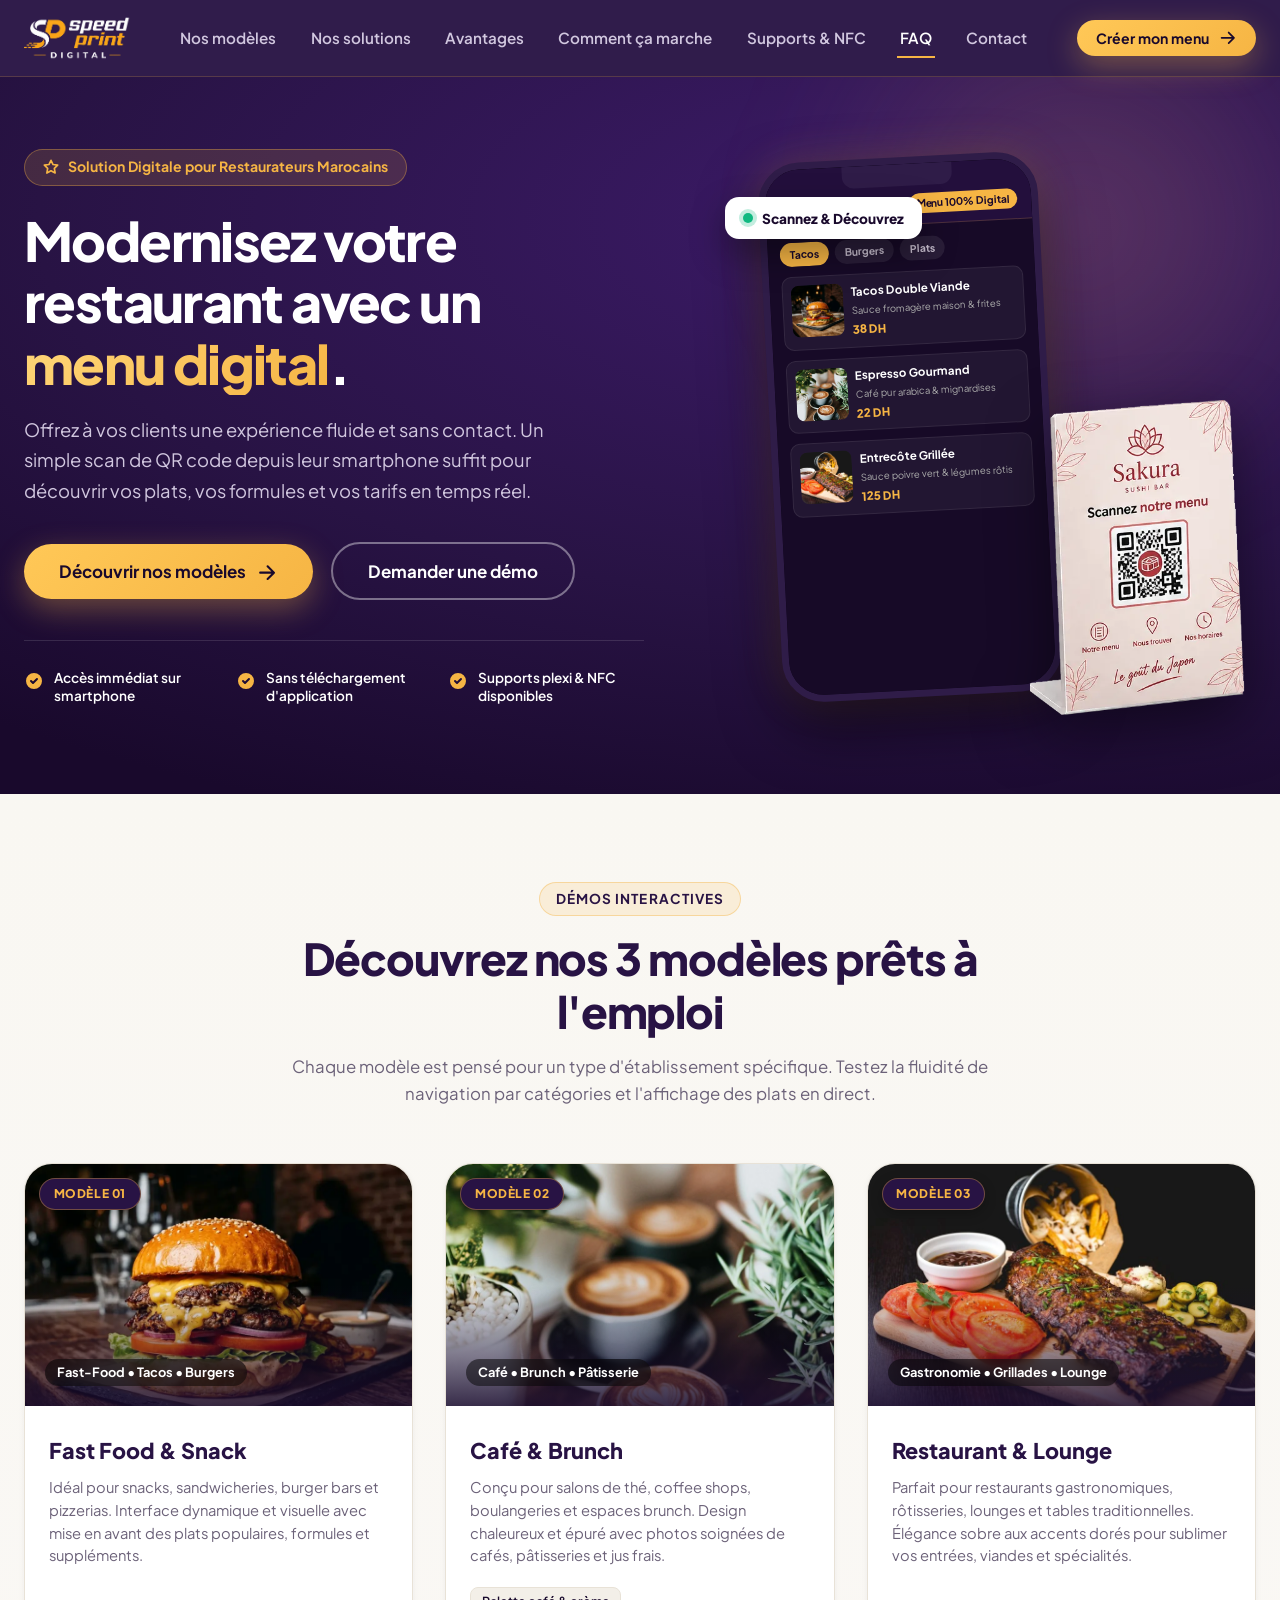
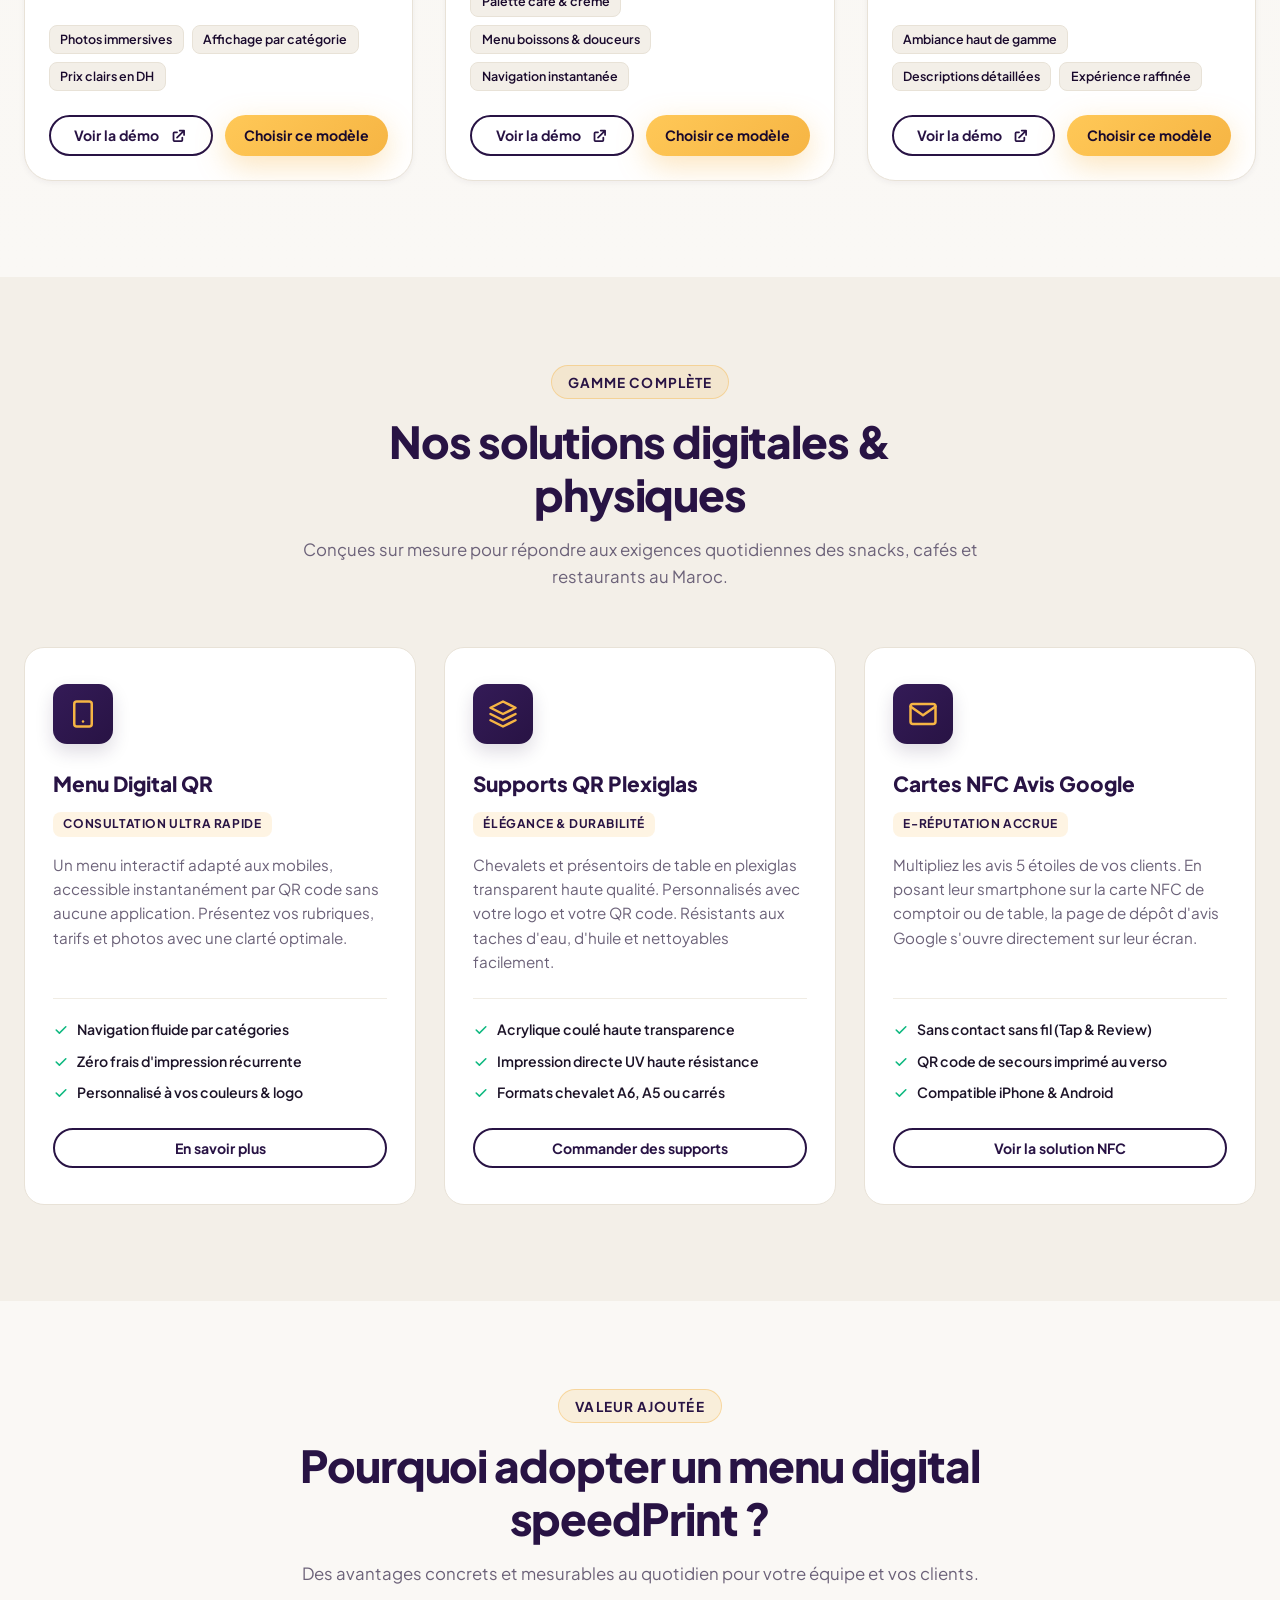
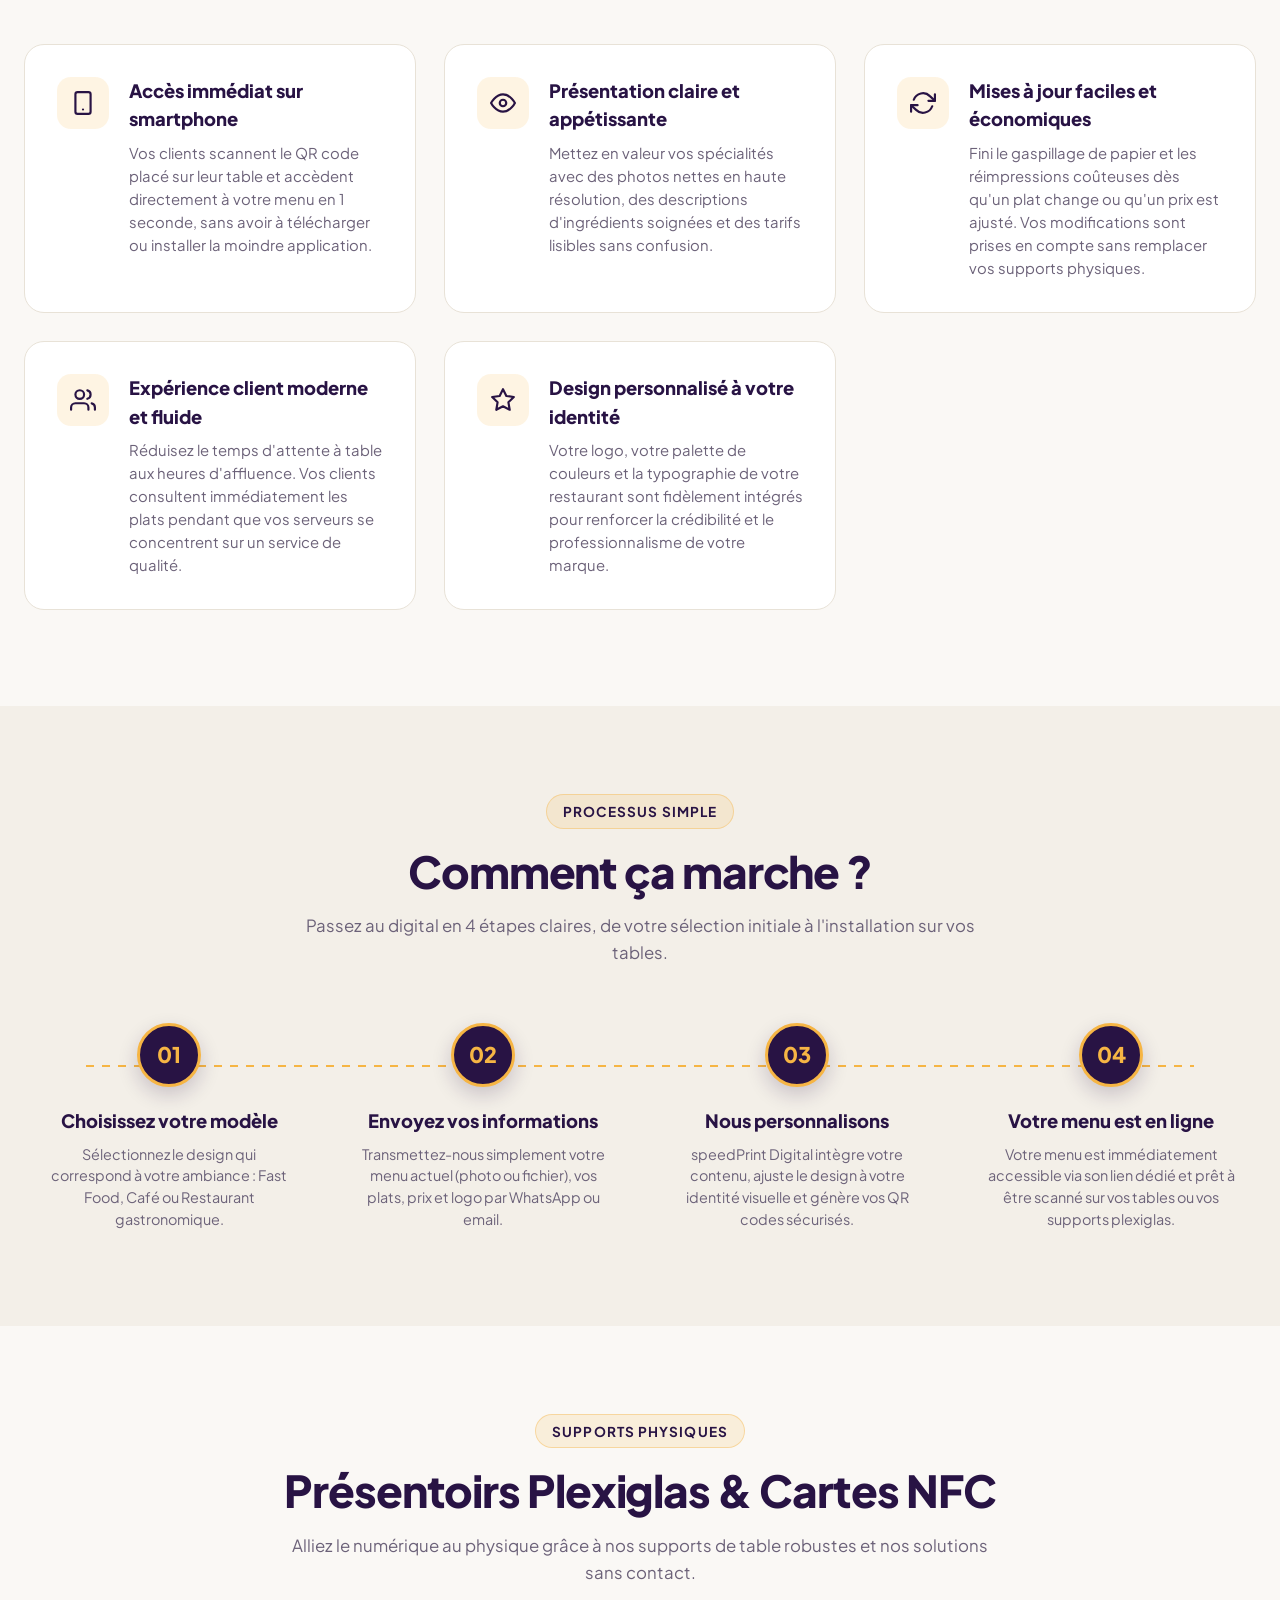
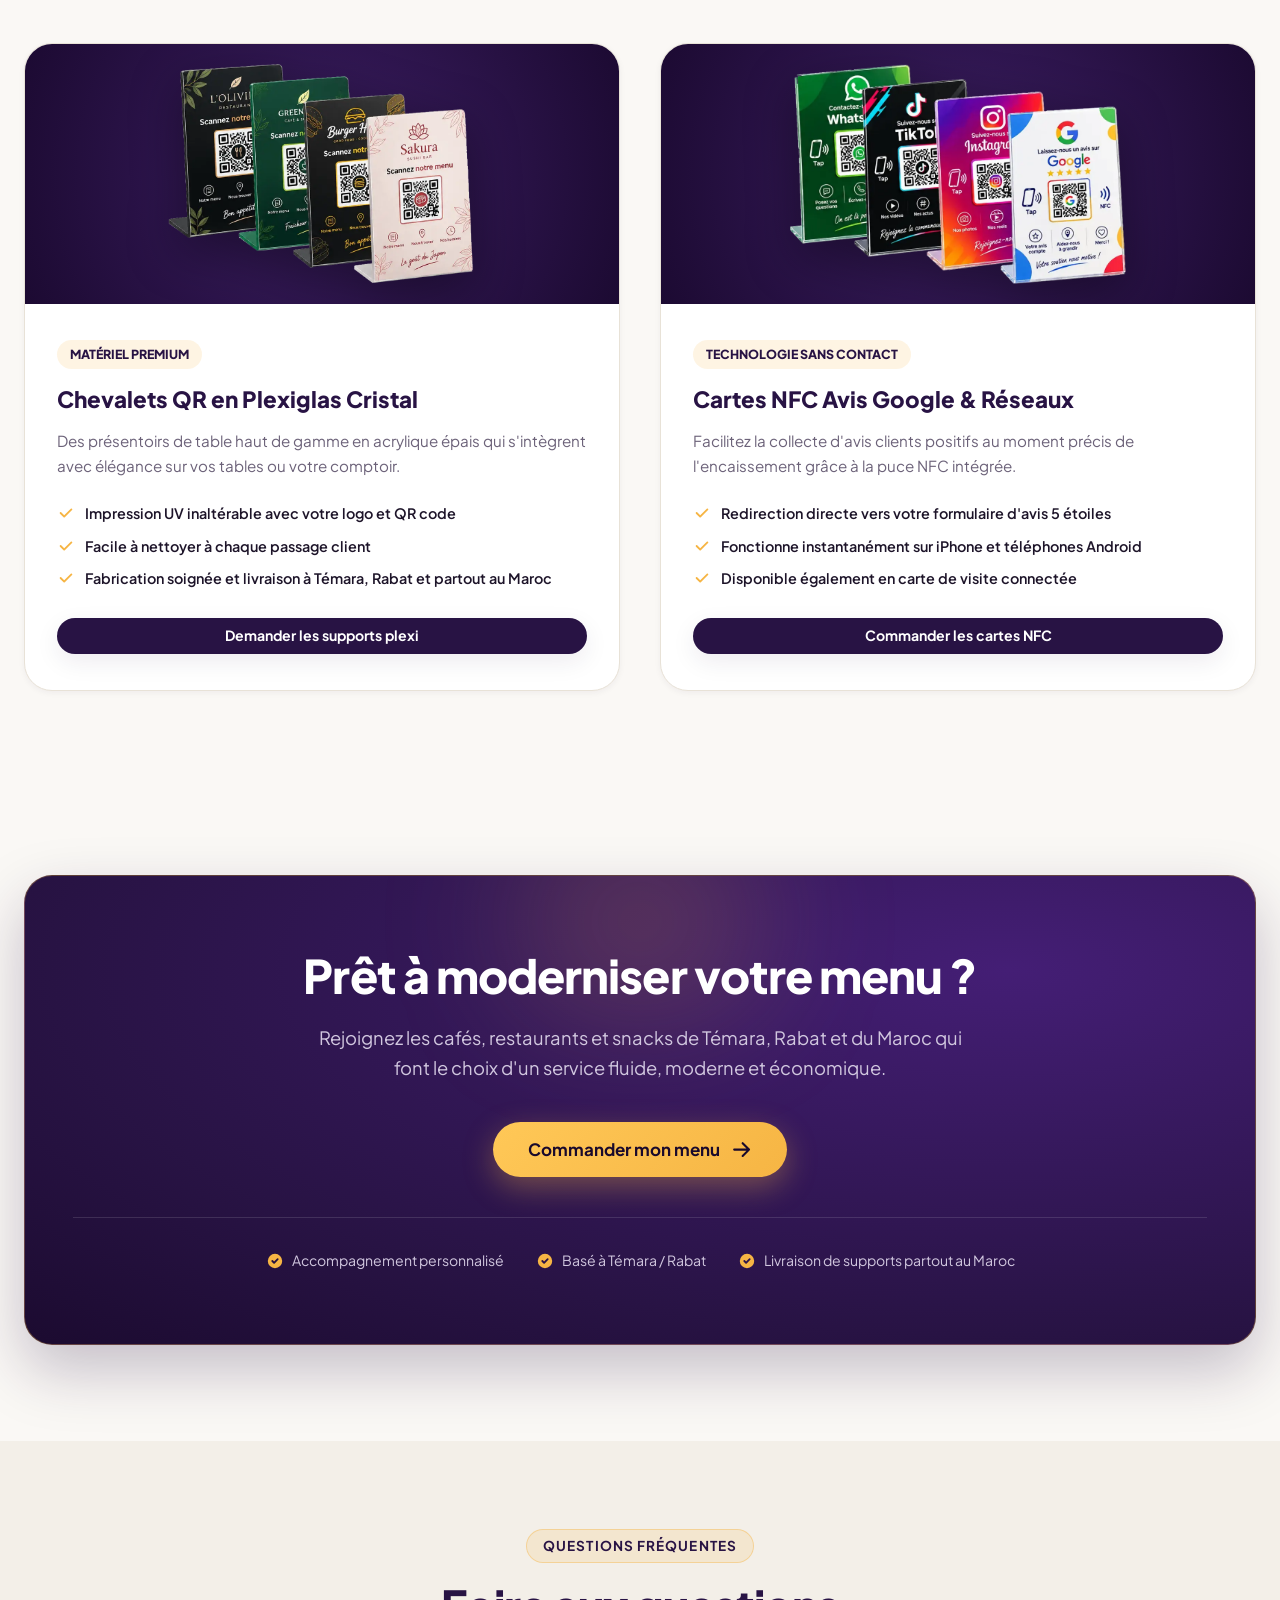
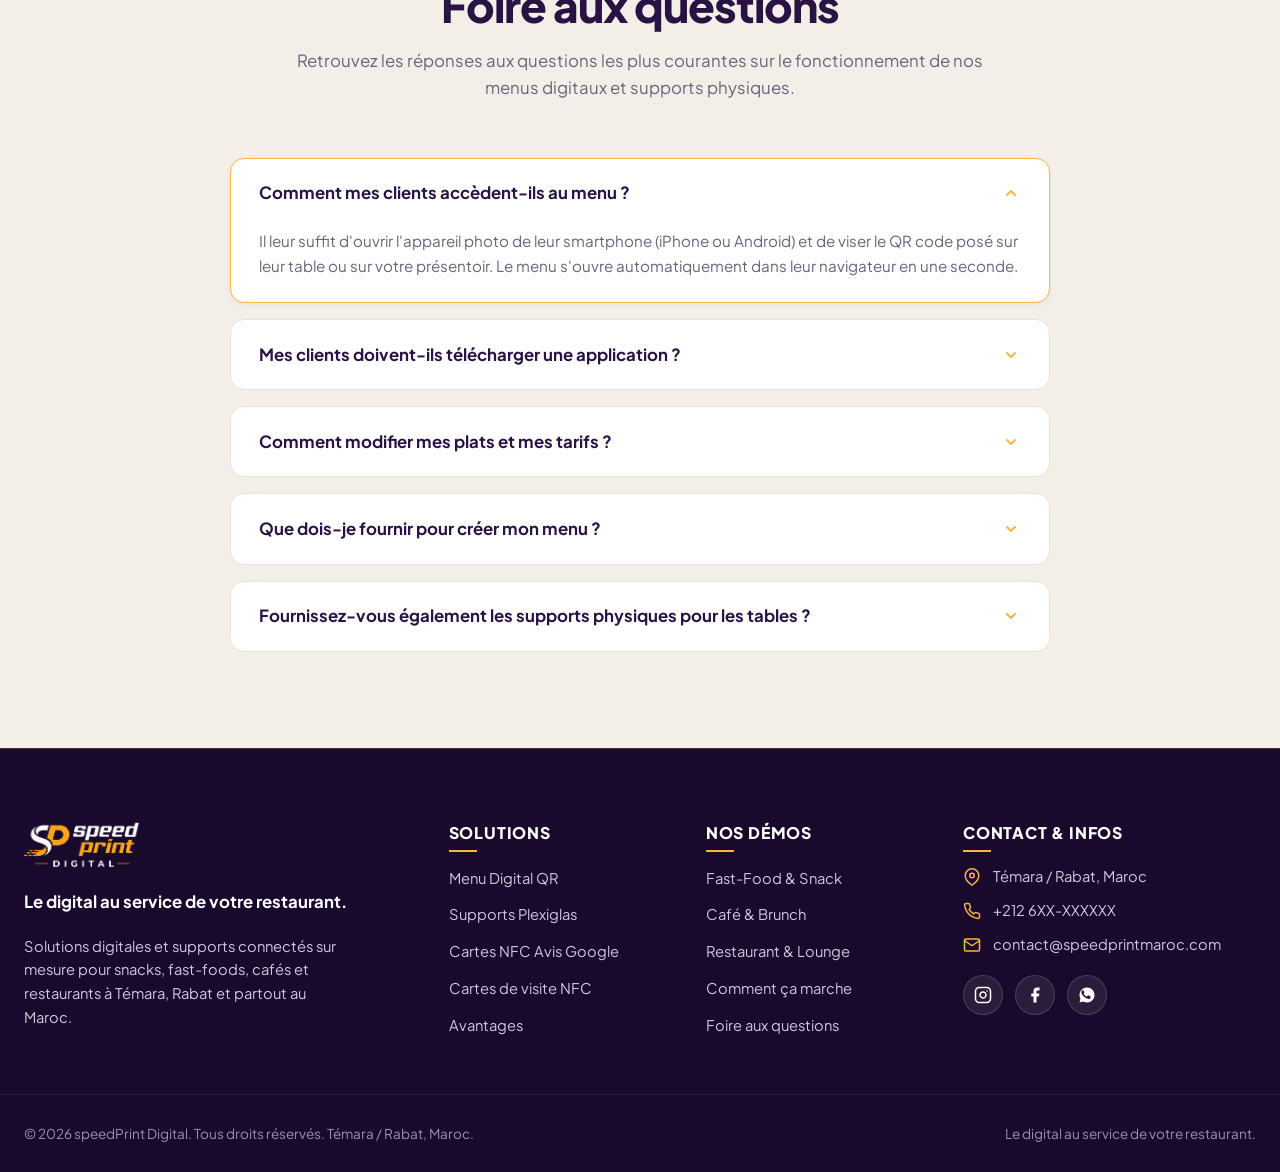
<file: index.html>
<!DOCTYPE html>
<html lang="fr" dir="ltr">

<head>
  <meta charset="UTF-8">
  <meta name="viewport" content="width=device-width, initial-scale=1.0">
  <meta http-equiv="X-UA-Compatible" content="IE=edge">

  <!-- SEO Primary Meta Tags -->
  <title>speedPrint Digital | Menus Digitaux QR Code & Solutions NFC au Maroc</title>
  <meta name="title" content="speedPrint Digital | Menus Digitaux QR Code & Solutions NFC au Maroc">
  <meta name="description"
    content="Modernisez votre restaurant, café ou snack à Témara, Rabat et partout au Maroc avec un menu digital accessible par QR code, des présentoirs plexiglas et des cartes NFC d'avis Google.">
  <meta name="keywords"
    content="menu digital maroc, qr code restaurant, menu qr temara, menu qr rabat, presentoir plexiglas qr, carte nfc avis google, carte de visite nfc maroc, speedprint digital">
  <meta name="author" content="speedPrint Digital">
  <meta name="robots" content="index, follow">
  <meta name="theme-color" content="#281344">

  <!-- Open Graph / Facebook / WhatsApp -->
  <meta property="og:type" content="website">
  <meta property="og:url" content="https://digital.speedprintmaroc.com/">
  <meta property="og:title" content="speedPrint Digital | Le digital au service de votre restaurant">
  <meta property="og:description"
    content="Menus digitaux interactifs par QR code, chevalets de table en plexiglas et cartes NFC d'avis Google pour restaurants, cafés et snacks au Maroc.">
  <meta property="og:image" content="assets/hero-showcase.png">

  <!-- Twitter -->
  <meta property="twitter:card" content="summary_large_image">
  <meta property="twitter:url" content="https://digital.speedprintmaroc.com/">
  <meta property="twitter:title" content="speedPrint Digital | Menus Digitaux & Solutions NFC Restaurant">
  <meta property="twitter:description"
    content="Menus digitaux interactifs par QR code et présentoirs en plexiglas pour restaurants au Maroc.">
  <meta property="twitter:image" content="assets/hero-showcase.png">

  <!-- Favicon -->
  <link rel="icon" type="image/svg+xml" href="assets/logo.svg">

  <!-- Google Fonts: Plus Jakarta Sans -->
  <link rel="preconnect" href="https://fonts.googleapis.com">
  <link rel="preconnect" href="https://fonts.gstatic.com" crossorigin>
  <link
    href="https://fonts.googleapis.com/css2?family=Plus+Jakarta+Sans:ital,wght@0,400;0,500;0,600;0,700;0,800;1,800&display=swap"
    rel="stylesheet">

  <!-- Stylesheet -->
  <link rel="stylesheet" href="css/landing.css">
</head>

<body id="accueil">

  <!-- ======================================================================
       1. STICKY NAVIGATION BAR
       ====================================================================== -->
  <header class="header" role="banner">
    <div class="container nav-container">
      <a href="#accueil" class="brand-link" aria-label="speedPrint Digital - Retour à l'accueil">
        <img src="assets/logo.webp" alt="speedPrint Digital" class="brand-logo-img" width="180" height="45">
      </a>

      <!-- Desktop Navigation Menu -->
      <nav class="nav-menu" role="navigation" aria-label="Navigation principale">
        <!-- <a href="#accueil" class="nav-link active">Accueil</a> -->
        <a href="#modeles" class="nav-link">Nos modèles</a>
        <a href="#solutions" class="nav-link">Nos solutions</a>
        <a href="#avantages" class="nav-link">Avantages</a>
        <a href="#comment-ca-marche" class="nav-link">Comment ça marche</a>
        <a href="#supports" class="nav-link">Supports &amp; NFC</a>
        <a href="#faq" class="nav-link">FAQ</a>
        <a href="#contact" class="nav-link">Contact</a>
      </nav>

      <!-- Header CTA & Mobile Toggle -->
      <div class="nav-cta">
        <button class="btn btn-primary btn-sm" data-open-modal data-model="fastfood" data-service="pack_complet"
          aria-label="Ouvrir le formulaire de création de menu">
          <span>Créer mon menu</span>
          <svg class="btn-icon" viewBox="0 0 20 20" fill="currentColor" aria-hidden="true">
            <path fill-rule="evenodd"
              d="M10.293 3.293a1 1 0 011.414 0l6 6a1 1 0 010 1.414l-6 6a1 1 0 01-1.414-1.414L14.586 11H3a1 1 0 110-2h11.586l-4.293-4.293a1 1 0 010-1.414z"
              clip-rule="evenodd" />
          </svg>
        </button>

        <button class="nav-toggle" aria-label="Ouvrir le menu de navigation" aria-expanded="false"
          aria-controls="mobile-navigation">
          <span></span>
          <span></span>
          <span></span>
        </button>
      </div>
    </div>
  </header>

  <!-- Mobile Drawer Menu -->
  <div class="mobile-menu" id="mobile-navigation" role="navigation" aria-label="Menu mobile">
    <div class="mobile-nav-links">
      <!-- <a href="#accueil" class="mobile-nav-link">Accueil</a> -->
      <a href="#modeles" class="mobile-nav-link">Nos modèles</a>
      <a href="#solutions" class="mobile-nav-link">Nos solutions</a>
      <a href="#avantages" class="mobile-nav-link">Avantages</a>
      <a href="#comment-ca-marche" class="mobile-nav-link">Comment ça marche</a>
      <a href="#supports" class="mobile-nav-link">Supports &amp; NFC</a>
      <a href="#faq" class="mobile-nav-link">FAQ</a>
      <a href="#contact" class="mobile-nav-link">Contact</a>
    </div>
    <div class="mobile-menu-cta">
      <button class="btn btn-primary btn-lg" data-open-modal data-model="fastfood" data-service="pack_complet">
        <span>Créer mon menu</span>
      </button>
      <a href="#modeles" class="btn btn-outline-light btn-lg">Voir les démos</a>
    </div>
  </div>

  <main role="main">

    <!-- ====================================================================
         2. HERO SECTION
         ==================================================================== -->
    <section class="hero" aria-label="Présentation principale">
      <div class="container hero-grid">
        <div class="hero-content">
          <div class="hero-badge">
            <svg width="16" height="16" viewBox="0 0 24 24" fill="none" stroke="currentColor" stroke-width="2.5"
              stroke-linecap="round" stroke-linejoin="round" aria-hidden="true">
              <polygon
                points="12 2 15.09 8.26 22 9.27 17 14.14 18.18 21.02 12 17.77 5.82 21.02 7 14.14 2 9.27 8.91 8.26 12 2">
              </polygon>
            </svg>
            <span>Solution Digitale pour Restaurateurs Marocains</span>
          </div>

          <h1 class="hero-title">
            Modernisez votre restaurant avec un <span class="gradient-word">menu digital</span>.
          </h1>

          <p class="hero-subtitle">
            Offrez à vos clients une expérience fluide et sans contact. Un simple scan de QR code depuis leur smartphone
            suffit pour découvrir vos plats, vos formules et vos tarifs en temps réel.
          </p>

          <div class="hero-actions">
            <a href="#modeles" class="btn btn-primary btn-lg">
              <span>Découvrir nos modèles</span>
              <svg class="btn-icon" viewBox="0 0 20 20" fill="currentColor" aria-hidden="true">
                <path fill-rule="evenodd"
                  d="M16.707 10.293a1 1 0 010 1.414l-6 6a1 1 0 01-1.414-1.414L13.586 12H3a1 1 0 110-2h10.586l-4.293-4.293a1 1 0 011.414-1.414l6 6z"
                  clip-rule="evenodd" />
              </svg>
            </a>
            <button class="btn btn-outline-light btn-lg" data-open-modal data-model="fastfood"
              data-service="pack_complet">
              <span>Demander une démo</span>
            </button>
          </div>

          <div class="hero-highlights">
            <div class="highlight-item">
              <svg class="highlight-icon" viewBox="0 0 20 20" fill="currentColor" aria-hidden="true">
                <path fill-rule="evenodd"
                  d="M10 18a8 8 0 100-16 8 8 0 000 16zm3.707-9.293a1 1 0 00-1.414-1.414L9 10.586 7.707 9.293a1 1 0 00-1.414 1.414l2 2a1 1 0 001.414 0l4-4z"
                  clip-rule="evenodd" />
              </svg>
              <div class="highlight-text">Accès immédiat sur smartphone</div>
            </div>
            <div class="highlight-item">
              <svg class="highlight-icon" viewBox="0 0 20 20" fill="currentColor" aria-hidden="true">
                <path fill-rule="evenodd"
                  d="M10 18a8 8 0 100-16 8 8 0 000 16zm3.707-9.293a1 1 0 00-1.414-1.414L9 10.586 7.707 9.293a1 1 0 00-1.414 1.414l2 2a1 1 0 001.414 0l4-4z"
                  clip-rule="evenodd" />
              </svg>
              <div class="highlight-text">Sans téléchargement d'application</div>
            </div>
            <div class="highlight-item">
              <svg class="highlight-icon" viewBox="0 0 20 20" fill="currentColor" aria-hidden="true">
                <path fill-rule="evenodd"
                  d="M10 18a8 8 0 100-16 8 8 0 000 16zm3.707-9.293a1 1 0 00-1.414-1.414L9 10.586 7.707 9.293a1 1 0 00-1.414 1.414l2 2a1 1 0 001.414 0l4-4z"
                  clip-rule="evenodd" />
              </svg>
              <div class="highlight-text">Supports plexi &amp; NFC disponibles</div>
            </div>
          </div>
        </div>

        <!-- Hero Visual Mockup: Smartphone with digital menu + Acrylic QR Stand -->
        <div class="hero-visual">
          <div class="hero-mockup-wrapper">
            <!-- Floating Badge -->
            <div class="hero-tag-badge">
              <span class="pulse-dot"></span>
              <span>Scannez &amp; Découvrez</span>
            </div>

            <!-- Smartphone Frame -->
            <div class="phone-mockup" aria-hidden="true">
              <div class="phone-notch"></div>
              <div class="phone-screen">
                <div class="phone-header-mockup">
                  <div class="phone-brand-title">speed<span>Print</span></div>
                  <span class="phone-badge">Menu 100% Digital</span>
                </div>
                <div class="phone-body-mockup">
                  <div class="phone-cat-pill">
                    <span class="cat-chip active">Tacos</span>
                    <span class="cat-chip inactive">Burgers</span>
                    <span class="cat-chip inactive">Plats</span>
                  </div>

                  <div class="phone-card-preview">
                    <img src="assets/demo-fastfood.webp" alt="Aperçu plat" class="phone-card-thumb" loading="lazy">
                    <div class="phone-card-info">
                      <div class="phone-card-title">Tacos Double Viande</div>
                      <div class="phone-card-desc">Sauce fromagère maison &amp; frites</div>
                      <div class="phone-card-price">38 DH</div>
                    </div>
                  </div>

                  <div class="phone-card-preview">
                    <img src="assets/demo-cafe.webp" alt="Aperçu café" class="phone-card-thumb" loading="lazy">
                    <div class="phone-card-info">
                      <div class="phone-card-title">Espresso Gourmand</div>
                      <div class="phone-card-desc">Café pur arabica &amp; mignardises</div>
                      <div class="phone-card-price">22 DH</div>
                    </div>
                  </div>

                  <div class="phone-card-preview">
                    <img src="assets/demo-restaurant.webp" alt="Aperçu restaurant" class="phone-card-thumb"
                      loading="lazy">
                    <div class="phone-card-info">
                      <div class="phone-card-title">Entrecôte Grillée</div>
                      <div class="phone-card-desc">Sauce poivre vert &amp; légumes rôtis</div>
                      <div class="phone-card-price">125 DH</div>
                    </div>
                  </div>
                </div>
              </div>
            </div>

            <!-- Acrylic Stand Showcase alongside Phone -->
            <div class="stand-floating-mockup" aria-hidden="true">
              <img src="assets/Acrylic.webp" alt="Support QR en Plexiglas speedPrint" width="220" height="250">
            </div>
          </div>
        </div>
      </div>
    </section>

    <!-- ====================================================================
         3. DEMO GALLERY ("NOS MODÈLES") - MOST IMPORTANT SECTION
         ==================================================================== -->
    <section class="section demo-section" id="modeles" aria-labelledby="modeles-title">
      <div class="container">
        <div class="section-header">
          <span class="section-tag">Démos Interactives</span>
          <h2 class="section-title" id="modeles-title">Découvrez nos 3 modèles prêts à l'emploi</h2>
          <p class="section-description">
            Chaque modèle est pensé pour un type d'établissement spécifique. Testez la fluidité de navigation par
            catégories et l'affichage des plats en direct.
          </p>
        </div>

        <div class="demos-grid">
          <!-- Modèle 01: Fast Food -->
          <article class="demo-card">
            <span class="demo-badge-model">Modèle 01</span>
            <div class="demo-preview-wrap">
              <img src="assets/demo-fastfood.webp" alt="Aperçu du modèle Fast Food et Snack" class="demo-preview-img"
                loading="lazy">
              <div class="demo-overlay">
                <span class="demo-chip-category">Fast-Food • Tacos • Burgers</span>
              </div>
            </div>
            <div class="demo-card-content">
              <h3 class="demo-card-title">Fast Food &amp; Snack</h3>
              <p class="demo-card-desc">
                Idéal pour snacks, sandwicheries, burger bars et pizzerias. Interface dynamique et visuelle avec mise en
                avant des plats populaires, formules et suppléments.
              </p>
              <div class="demo-traits">
                <span class="demo-trait-tag">Photos immersives</span>
                <span class="demo-trait-tag">Affichage par catégorie</span>
                <span class="demo-trait-tag">Prix clairs en DH</span>
              </div>
              <div class="demo-actions">
                <a href="./demos/fastfood/" target="_blank" rel="noopener" class="btn btn-outline btn-sm">
                  <span>Voir la démo</span>
                  <svg class="btn-icon" viewBox="0 0 20 20" fill="currentColor" aria-hidden="true">
                    <path
                      d="M11 3a1 1 0 100 2h2.586l-6.293 6.293a1 1 0 101.414 1.414L15 6.414V9a1 1 0 102 0V4a1 1 0 00-1-1h-5z" />
                    <path d="M5 5a2 2 0 00-2 2v8a2 2 0 002 2h8a2 2 0 002-2v-3a1 1 0 10-2 0v3H5V7h3a1 1 0 000-2H5z" />
                  </svg>
                </a>
                <button class="btn btn-primary btn-sm" data-open-modal data-model="fastfood"
                  data-service="pack_complet">
                  <span>Choisir ce modèle</span>
                </button>
              </div>
            </div>
          </article>

          <!-- Modèle 02: Café & Brunch -->
          <article class="demo-card">
            <span class="demo-badge-model">Modèle 02</span>
            <div class="demo-preview-wrap">
              <img src="assets/demo-cafe.webp" alt="Aperçu du modèle Café et Brunch" class="demo-preview-img"
                loading="lazy">
              <div class="demo-overlay">
                <span class="demo-chip-category">Café • Brunch • Pâtisserie</span>
              </div>
            </div>
            <div class="demo-card-content">
              <h3 class="demo-card-title">Café &amp; Brunch</h3>
              <p class="demo-card-desc">
                Conçu pour salons de thé, coffee shops, boulangeries et espaces brunch. Design chaleureux et épuré avec
                photos soignées de cafés, pâtisseries et jus frais.
              </p>
              <div class="demo-traits">
                <span class="demo-trait-tag">Palette café &amp; crème</span>
                <span class="demo-trait-tag">Menu boissons &amp; douceurs</span>
                <span class="demo-trait-tag">Navigation instantanée</span>
              </div>
              <div class="demo-actions">
                <a href="./demos/cafe/" target="_blank" rel="noopener" class="btn btn-outline btn-sm">
                  <span>Voir la démo</span>
                  <svg class="btn-icon" viewBox="0 0 20 20" fill="currentColor" aria-hidden="true">
                    <path
                      d="M11 3a1 1 0 100 2h2.586l-6.293 6.293a1 1 0 101.414 1.414L15 6.414V9a1 1 0 102 0V4a1 1 0 00-1-1h-5z" />
                    <path d="M5 5a2 2 0 00-2 2v8a2 2 0 002 2h8a2 2 0 002-2v-3a1 1 0 10-2 0v3H5V7h3a1 1 0 000-2H5z" />
                  </svg>
                </a>
                <button class="btn btn-primary btn-sm" data-open-modal data-model="cafe" data-service="pack_complet">
                  <span>Choisir ce modèle</span>
                </button>
              </div>
            </div>
          </article>

          <!-- Modèle 03: Restaurant & Lounge -->
          <article class="demo-card">
            <span class="demo-badge-model">Modèle 03</span>
            <div class="demo-preview-wrap">
              <img src="assets/demo-restaurant.webp" alt="Aperçu du modèle Restaurant Gastronomique"
                class="demo-preview-img" loading="lazy">
              <div class="demo-overlay">
                <span class="demo-chip-category">Gastronomie • Grillades • Lounge</span>
              </div>
            </div>
            <div class="demo-card-content">
              <h3 class="demo-card-title">Restaurant &amp; Lounge</h3>
              <p class="demo-card-desc">
                Parfait pour restaurants gastronomiques, rôtisseries, lounges et tables traditionnelles. Élégance sobre
                aux accents dorés pour sublimer vos entrées, viandes et spécialités.
              </p>
              <div class="demo-traits">
                <span class="demo-trait-tag">Ambiance haut de gamme</span>
                <span class="demo-trait-tag">Descriptions détaillées</span>
                <span class="demo-trait-tag">Expérience raffinée</span>
              </div>
              <div class="demo-actions">
                <a href="./demos/restaurant/" target="_blank" rel="noopener" class="btn btn-outline btn-sm">
                  <span>Voir la démo</span>
                  <svg class="btn-icon" viewBox="0 0 20 20" fill="currentColor" aria-hidden="true">
                    <path
                      d="M11 3a1 1 0 100 2h2.586l-6.293 6.293a1 1 0 101.414 1.414L15 6.414V9a1 1 0 102 0V4a1 1 0 00-1-1h-5z" />
                    <path d="M5 5a2 2 0 00-2 2v8a2 2 0 002 2h8a2 2 0 002-2v-3a1 1 0 10-2 0v3H5V7h3a1 1 0 000-2H5z" />
                  </svg>
                </a>
                <button class="btn btn-primary btn-sm" data-open-modal data-model="restaurant"
                  data-service="pack_complet">
                  <span>Choisir ce modèle</span>
                </button>
              </div>
            </div>
          </article>
        </div>
      </div>
    </section>

    <!-- ====================================================================
         4. SERVICES SECTION ("NOS SOLUTIONS")
         ==================================================================== -->
    <section class="section section-alt" id="solutions" aria-labelledby="solutions-title">
      <div class="container">
        <div class="section-header">
          <span class="section-tag">Gamme Complète</span>
          <h2 class="section-title" id="solutions-title">Nos solutions digitales &amp; physiques</h2>
          <p class="section-description">
            Conçues sur mesure pour répondre aux exigences quotidiennes des snacks, cafés et restaurants au Maroc.
          </p>
        </div>

        <div class="services-grid">
          <!-- Service 1: Menu Digital QR -->
          <article class="service-card">
            <div class="service-icon-wrap" aria-hidden="true">
              <svg viewBox="0 0 24 24" fill="none" stroke="currentColor" stroke-width="2" stroke-linecap="round"
                stroke-linejoin="round">
                <rect x="5" y="2" width="14" height="20" rx="2" ry="2"></rect>
                <line x1="12" y1="18" x2="12.01" y2="18"></line>
              </svg>
            </div>
            <h3 class="service-card-title">Menu Digital QR</h3>
            <span class="service-benefit-pill">Consultation Ultra Rapide</span>
            <p class="service-card-desc">
              Un menu interactif adapté aux mobiles, accessible instantanément par QR code sans aucune application.
              Présentez vos rubriques, tarifs et photos avec une clarté optimale.
            </p>
            <ul class="service-features">
              <li class="service-feature-item">
                <svg viewBox="0 0 20 20" fill="currentColor" aria-hidden="true">
                  <path fill-rule="evenodd"
                    d="M16.707 5.293a1 1 0 010 1.414l-8 8a1 1 0 01-1.414 0l-4-4a1 1 0 011.414-1.414L8 12.586l7.293-7.293a1 1 0 011.414 0z"
                    clip-rule="evenodd" />
                </svg>
                <span>Navigation fluide par catégories</span>
              </li>
              <li class="service-feature-item">
                <svg viewBox="0 0 20 20" fill="currentColor" aria-hidden="true">
                  <path fill-rule="evenodd"
                    d="M16.707 5.293a1 1 0 010 1.414l-8 8a1 1 0 01-1.414 0l-4-4a1 1 0 011.414-1.414L8 12.586l7.293-7.293a1 1 0 011.414 0z"
                    clip-rule="evenodd" />
                </svg>
                <span>Zéro frais d'impression récurrente</span>
              </li>
              <li class="service-feature-item">
                <svg viewBox="0 0 20 20" fill="currentColor" aria-hidden="true">
                  <path fill-rule="evenodd"
                    d="M16.707 5.293a1 1 0 010 1.414l-8 8a1 1 0 01-1.414 0l-4-4a1 1 0 011.414-1.414L8 12.586l7.293-7.293a1 1 0 011.414 0z"
                    clip-rule="evenodd" />
                </svg>
                <span>Personnalisé à vos couleurs &amp; logo</span>
              </li>
            </ul>
            <button class="btn btn-outline btn-sm" data-open-modal data-model="fastfood" data-service="menu_seul">
              <span>En savoir plus</span>
            </button>
          </article>

          <!-- Service 2: Supports QR en Plexiglas -->
          <article class="service-card">
            <div class="service-icon-wrap" aria-hidden="true">
              <svg viewBox="0 0 24 24" fill="none" stroke="currentColor" stroke-width="2" stroke-linecap="round"
                stroke-linejoin="round">
                <polygon points="12 2 2 7 12 12 22 7 12 2"></polygon>
                <polyline points="2 17 12 22 22 17"></polyline>
                <polyline points="2 12 12 17 22 12"></polyline>
              </svg>
            </div>
            <h3 class="service-card-title">Supports QR Plexiglas</h3>
            <span class="service-benefit-pill">Élégance &amp; Durabilité</span>
            <p class="service-card-desc">
              Chevalets et présentoirs de table en plexiglas transparent haute qualité. Personnalisés avec votre logo et
              votre QR code. Résistants aux taches d'eau, d'huile et nettoyables facilement.
            </p>
            <ul class="service-features">
              <li class="service-feature-item">
                <svg viewBox="0 0 20 20" fill="currentColor" aria-hidden="true">
                  <path fill-rule="evenodd"
                    d="M16.707 5.293a1 1 0 010 1.414l-8 8a1 1 0 01-1.414 0l-4-4a1 1 0 011.414-1.414L8 12.586l7.293-7.293a1 1 0 011.414 0z"
                    clip-rule="evenodd" />
                </svg>
                <span>Acrylique coulé haute transparence</span>
              </li>
              <li class="service-feature-item">
                <svg viewBox="0 0 20 20" fill="currentColor" aria-hidden="true">
                  <path fill-rule="evenodd"
                    d="M16.707 5.293a1 1 0 010 1.414l-8 8a1 1 0 01-1.414 0l-4-4a1 1 0 011.414-1.414L8 12.586l7.293-7.293a1 1 0 011.414 0z"
                    clip-rule="evenodd" />
                </svg>
                <span>Impression directe UV haute résistance</span>
              </li>
              <li class="service-feature-item">
                <svg viewBox="0 0 20 20" fill="currentColor" aria-hidden="true">
                  <path fill-rule="evenodd"
                    d="M16.707 5.293a1 1 0 010 1.414l-8 8a1 1 0 01-1.414 0l-4-4a1 1 0 011.414-1.414L8 12.586l7.293-7.293a1 1 0 011.414 0z"
                    clip-rule="evenodd" />
                </svg>
                <span>Formats chevalet A6, A5 ou carrés</span>
              </li>
            </ul>
            <button class="btn btn-outline btn-sm" data-open-modal data-model="fastfood" data-service="menu_plexi">
              <span>Commander des supports</span>
            </button>
          </article>

          <!-- Service 3: Cartes NFC Avis Google -->
          <article class="service-card">
            <div class="service-icon-wrap" aria-hidden="true">
              <svg viewBox="0 0 24 24" fill="none" stroke="currentColor" stroke-width="2" stroke-linecap="round"
                stroke-linejoin="round">
                <path d="M4 4h16c1.1 0 2 .9 2 2v12c0 1.1-.9 2-2 2H4c-1.1 0-2-.9-2-2V6c0-1.1.9-2 2-2z"></path>
                <polyline points="22,6 12,13 2,6"></polyline>
              </svg>
            </div>
            <h3 class="service-card-title">Cartes NFC Avis Google</h3>
            <span class="service-benefit-pill">E-Réputation Accrue</span>
            <p class="service-card-desc">
              Multipliez les avis 5 étoiles de vos clients. En posant leur smartphone sur la carte NFC de comptoir ou de
              table, la page de dépôt d'avis Google s'ouvre directement sur leur écran.
            </p>
            <ul class="service-features">
              <li class="service-feature-item">
                <svg viewBox="0 0 20 20" fill="currentColor" aria-hidden="true">
                  <path fill-rule="evenodd"
                    d="M16.707 5.293a1 1 0 010 1.414l-8 8a1 1 0 01-1.414 0l-4-4a1 1 0 011.414-1.414L8 12.586l7.293-7.293a1 1 0 011.414 0z"
                    clip-rule="evenodd" />
                </svg>
                <span>Sans contact sans fil (Tap &amp; Review)</span>
              </li>
              <li class="service-feature-item">
                <svg viewBox="0 0 20 20" fill="currentColor" aria-hidden="true">
                  <path fill-rule="evenodd"
                    d="M16.707 5.293a1 1 0 010 1.414l-8 8a1 1 0 01-1.414 0l-4-4a1 1 0 011.414-1.414L8 12.586l7.293-7.293a1 1 0 011.414 0z"
                    clip-rule="evenodd" />
                </svg>
                <span>QR code de secours imprimé au verso</span>
              </li>
              <li class="service-feature-item">
                <svg viewBox="0 0 20 20" fill="currentColor" aria-hidden="true">
                  <path fill-rule="evenodd"
                    d="M16.707 5.293a1 1 0 010 1.414l-8 8a1 1 0 01-1.414 0l-4-4a1 1 0 011.414-1.414L8 12.586l7.293-7.293a1 1 0 011.414 0z"
                    clip-rule="evenodd" />
                </svg>
                <span>Compatible iPhone &amp; Android</span>
              </li>
            </ul>
            <button class="btn btn-outline btn-sm" data-open-modal data-model="fastfood" data-service="nfc_avis">
              <span>Voir la solution NFC</span>
            </button>
          </article>

          <!-- Service 4: Carte de Visite NFC -->
          <!-- <article class="service-card">
            <div class="service-icon-wrap" aria-hidden="true">
              <svg viewBox="0 0 24 24" fill="none" stroke="currentColor" stroke-width="2" stroke-linecap="round" stroke-linejoin="round">
                <rect x="2" y="3" width="20" height="14" rx="2" ry="2"></rect>
                <line x1="8" y1="21" x2="16" y2="21"></line>
                <line x1="12" y1="17" x2="12" y2="21"></line>
              </svg>
            </div>
            <h3 class="service-card-title">Carte de Visite NFC</h3>
            <span class="service-benefit-pill">Réseautage Pro</span>
            <p class="service-card-desc">
              Une carte unique pour le gérant ou l'établissement. Partagez vos coordonnées complètes, votre WhatsApp, vos réseaux sociaux et le lien de votre restaurant d'un seul contact.
            </p>
            <ul class="service-features">
              <li class="service-feature-item">
                <svg viewBox="0 0 20 20" fill="currentColor" aria-hidden="true"><path fill-rule="evenodd" d="M16.707 5.293a1 1 0 010 1.414l-8 8a1 1 0 01-1.414 0l-4-4a1 1 0 011.414-1.414L8 12.586l7.293-7.293a1 1 0 011.414 0z" clip-rule="evenodd"/></svg>
                <span>Fiche contact enregistrable en 1 clic</span>
              </li>
              <li class="service-feature-item">
                <svg viewBox="0 0 20 20" fill="currentColor" aria-hidden="true"><path fill-rule="evenodd" d="M16.707 5.293a1 1 0 010 1.414l-8 8a1 1 0 01-1.414 0l-4-4a1 1 0 011.414-1.414L8 12.586l7.293-7.293a1 1 0 011.414 0z" clip-rule="evenodd"/></svg>
                <span>Finition mate noire ou PVC personnalisé</span>
              </li>
              <li class="service-feature-item">
                <svg viewBox="0 0 20 20" fill="currentColor" aria-hidden="true"><path fill-rule="evenodd" d="M16.707 5.293a1 1 0 010 1.414l-8 8a1 1 0 01-1.414 0l-4-4a1 1 0 011.414-1.414L8 12.586l7.293-7.293a1 1 0 011.414 0z" clip-rule="evenodd"/></svg>
                <span>Réutilisable à vie sans réimpression</span>
              </li>
            </ul>
            <button class="btn btn-outline btn-sm" data-open-modal data-model="fastfood" data-service="pack_complet">
              <span>Demander un devis</span>
            </button>
          </article> -->
        </div>
      </div>
    </section>


    <!-- ====================================================================
         5. BENEFITS SECTION ("POURQUOI LE DIGITAL")
         ==================================================================== -->
    <section class="section" id="avantages" aria-labelledby="avantages-title">
      <div class="container">
        <div class="section-header">
          <span class="section-tag">Valeur Ajoutée</span>
          <h2 class="section-title" id="avantages-title">Pourquoi adopter un menu digital speedPrint ?</h2>
          <p class="section-description">
            Des avantages concrets et mesurables au quotidien pour votre équipe et vos clients.
          </p>
        </div>

        <div class="benefits-grid">
          <!-- Benefit 1 -->
          <div class="benefit-card">
            <div class="benefit-icon-box" aria-hidden="true">
              <svg viewBox="0 0 24 24" fill="none" stroke="currentColor" stroke-width="2" stroke-linecap="round"
                stroke-linejoin="round">
                <rect x="5" y="2" width="14" height="20" rx="2" ry="2"></rect>
                <line x1="12" y1="18" x2="12.01" y2="18"></line>
              </svg>
            </div>
            <div>
              <h3 class="benefit-title">Accès immédiat sur smartphone</h3>
              <p class="benefit-desc">
                Vos clients scannent le QR code placé sur leur table et accèdent directement à votre menu en 1 seconde,
                sans avoir à télécharger ou installer la moindre application.
              </p>
            </div>
          </div>

          <!-- Benefit 2 -->
          <div class="benefit-card">
            <div class="benefit-icon-box" aria-hidden="true">
              <svg viewBox="0 0 24 24" fill="none" stroke="currentColor" stroke-width="2" stroke-linecap="round"
                stroke-linejoin="round">
                <path d="M1 12s4-8 11-8 11 8 11 8-4 8-11 8-11-8-11-8z"></path>
                <circle cx="12" cy="12" r="3"></circle>
              </svg>
            </div>
            <div>
              <h3 class="benefit-title">Présentation claire et appétissante</h3>
              <p class="benefit-desc">
                Mettez en valeur vos spécialités avec des photos nettes en haute résolution, des descriptions
                d'ingrédients soignées et des tarifs lisibles sans confusion.
              </p>
            </div>
          </div>

          <!-- Benefit 3 -->
          <div class="benefit-card">
            <div class="benefit-icon-box" aria-hidden="true">
              <svg viewBox="0 0 24 24" fill="none" stroke="currentColor" stroke-width="2" stroke-linecap="round"
                stroke-linejoin="round">
                <polyline points="23 4 23 10 17 10"></polyline>
                <polyline points="1 20 1 14 7 14"></polyline>
                <path d="M3.51 9a9 9 0 0 1 14.85-3.36L23 10M1 14l4.64 4.36A9 9 0 0 0 20.49 15"></path>
              </svg>
            </div>
            <div>
              <h3 class="benefit-title">Mises à jour faciles et économiques</h3>
              <p class="benefit-desc">
                Fini le gaspillage de papier et les réimpressions coûteuses dès qu'un plat change ou qu'un prix est
                ajusté. Vos modifications sont prises en compte sans remplacer vos supports physiques.
              </p>
            </div>
          </div>

          <!-- Benefit 4 -->
          <div class="benefit-card">
            <div class="benefit-icon-box" aria-hidden="true">
              <svg viewBox="0 0 24 24" fill="none" stroke="currentColor" stroke-width="2" stroke-linecap="round"
                stroke-linejoin="round">
                <path d="M17 21v-2a4 4 0 0 0-4-4H5a4 4 0 0 0-4 4v2"></path>
                <circle cx="9" cy="7" r="4"></circle>
                <path d="M23 21v-2a4 4 0 0 0-3-3.87"></path>
                <path d="M16 3.13a4 4 0 0 1 0 7.75"></path>
              </svg>
            </div>
            <div>
              <h3 class="benefit-title">Expérience client moderne et fluide</h3>
              <p class="benefit-desc">
                Réduisez le temps d'attente à table aux heures d'affluence. Vos clients consultent immédiatement les
                plats pendant que vos serveurs se concentrent sur un service de qualité.
              </p>
            </div>
          </div>

          <!-- Benefit 5 -->
          <div class="benefit-card">
            <div class="benefit-icon-box" aria-hidden="true">
              <svg viewBox="0 0 24 24" fill="none" stroke="currentColor" stroke-width="2" stroke-linecap="round"
                stroke-linejoin="round">
                <path d="M12 2l3.09 6.26L22 9.27l-5 4.87 1.18 6.88L12 17.77l-6.18 3.25L7 14.14 2 9.27l6.91-1.01L12 2z">
                </path>
              </svg>
            </div>
            <div>
              <h3 class="benefit-title">Design personnalisé à votre identité</h3>
              <p class="benefit-desc">
                Votre logo, votre palette de couleurs et la typographie de votre restaurant sont fidèlement intégrés
                pour renforcer la crédibilité et le professionnalisme de votre marque.
              </p>
            </div>
          </div>
        </div>
      </div>
    </section>

    <!-- ====================================================================
         6. HOW IT WORKS SECTION ("COMMENT ÇA MARCHE")
         ==================================================================== -->
    <section class="section section-alt" id="comment-ca-marche" aria-labelledby="steps-title">
      <div class="container">
        <div class="section-header">
          <span class="section-tag">Processus Simple</span>
          <h2 class="section-title" id="steps-title">Comment ça marche ?</h2>
          <p class="section-description">
            Passez au digital en 4 étapes claires, de votre sélection initiale à l'installation sur vos tables.
          </p>
        </div>

        <div class="steps-container">
          <!-- Step 1 -->
          <div class="step-card">
            <div class="step-number" aria-hidden="true">01</div>
            <h3 class="step-title">Choisissez votre modèle</h3>
            <p class="step-desc">
              Sélectionnez le design qui correspond à votre ambiance : Fast Food, Café ou Restaurant gastronomique.
            </p>
          </div>

          <!-- Step 2 -->
          <div class="step-card">
            <div class="step-number" aria-hidden="true">02</div>
            <h3 class="step-title">Envoyez vos informations</h3>
            <p class="step-desc">
              Transmettez-nous simplement votre menu actuel (photo ou fichier), vos plats, prix et logo par WhatsApp ou
              email.
            </p>
          </div>

          <!-- Step 3 -->
          <div class="step-card">
            <div class="step-number" aria-hidden="true">03</div>
            <h3 class="step-title">Nous personnalisons</h3>
            <p class="step-desc">
              speedPrint Digital intègre votre contenu, ajuste le design à votre identité visuelle et génère vos QR
              codes sécurisés.
            </p>
          </div>

          <!-- Step 4 -->
          <div class="step-card">
            <div class="step-number" aria-hidden="true">04</div>
            <h3 class="step-title">Votre menu est en ligne</h3>
            <p class="step-desc">
              Votre menu est immédiatement accessible via son lien dédié et prêt à être scanné sur vos tables ou vos
              supports plexiglas.
            </p>
          </div>
        </div>
      </div>
    </section>

    <!-- ====================================================================
         7. PRODUCT SHOWCASE (PLEXIGLAS STAND & NFC CARDS)
         ==================================================================== -->
    <section class="section" id="supports" aria-labelledby="supports-title">
      <div class="container">
        <div class="section-header">
          <span class="section-tag">Supports Physiques</span>
          <h2 class="section-title" id="supports-title">Présentoirs Plexiglas &amp; Cartes NFC</h2>
          <p class="section-description">
            Alliez le numérique au physique grâce à nos supports de table robustes et nos solutions sans contact.
          </p>
        </div>

        <div class="showcase-grid">
          <!-- Showcase 1: Supports QR Plexiglas -->
          <div class="showcase-card">
            <div class="showcase-visual">
              <img src="assets/product-qr-stand.webp" alt="Chevalet de table QR en plexiglas cristal speedPrint"
                class="showcase-img" loading="lazy">
            </div>
            <div class="showcase-body">
              <span class="showcase-pill">Matériel Premium</span>
              <h3 class="showcase-title">Chevalets QR en Plexiglas Cristal</h3>
              <p class="showcase-desc">
                Des présentoirs de table haut de gamme en acrylique épais qui s'intègrent avec élégance sur vos tables
                ou votre comptoir.
              </p>
              <div class="showcase-list">
                <div class="showcase-list-item">
                  <svg viewBox="0 0 20 20" fill="currentColor" aria-hidden="true">
                    <path fill-rule="evenodd"
                      d="M16.707 5.293a1 1 0 010 1.414l-8 8a1 1 0 01-1.414 0l-4-4a1 1 0 011.414-1.414L8 12.586l7.293-7.293a1 1 0 011.414 0z"
                      clip-rule="evenodd" />
                  </svg>
                  <span>Impression UV inaltérable avec votre logo et QR code</span>
                </div>
                <div class="showcase-list-item">
                  <svg viewBox="0 0 20 20" fill="currentColor" aria-hidden="true">
                    <path fill-rule="evenodd"
                      d="M16.707 5.293a1 1 0 010 1.414l-8 8a1 1 0 01-1.414 0l-4-4a1 1 0 011.414-1.414L8 12.586l7.293-7.293a1 1 0 011.414 0z"
                      clip-rule="evenodd" />
                  </svg>
                  <span>Facile à nettoyer à chaque passage client</span>
                </div>
                <div class="showcase-list-item">
                  <svg viewBox="0 0 20 20" fill="currentColor" aria-hidden="true">
                    <path fill-rule="evenodd"
                      d="M16.707 5.293a1 1 0 010 1.414l-8 8a1 1 0 01-1.414 0l-4-4a1 1 0 011.414-1.414L8 12.586l7.293-7.293a1 1 0 011.414 0z"
                      clip-rule="evenodd" />
                  </svg>
                  <span>Fabrication soignée et livraison à Témara, Rabat et partout au Maroc</span>
                </div>
              </div>
              <button class="btn btn-secondary btn-sm" data-open-modal data-model="fastfood" data-service="menu_plexi">
                <span>Demander les supports plexi</span>
              </button>
            </div>
          </div>

          <!-- Showcase 2: Cartes NFC Avis Google -->
          <div class="showcase-card">
            <div class="showcase-visual">
              <img src="assets/stand-showcase.webp" alt="Carte NFC avis Google speedPrint Digital" class="showcase-img"
                loading="lazy">
            </div>
            <div class="showcase-body">
              <span class="showcase-pill">Technologie Sans Contact</span>
              <h3 class="showcase-title">Cartes NFC Avis Google &amp; Réseaux</h3>
              <p class="showcase-desc">
                Facilitez la collecte d'avis clients positifs au moment précis de l'encaissement grâce à la puce NFC
                intégrée.
              </p>
              <div class="showcase-list">
                <div class="showcase-list-item">
                  <svg viewBox="0 0 20 20" fill="currentColor" aria-hidden="true">
                    <path fill-rule="evenodd"
                      d="M16.707 5.293a1 1 0 010 1.414l-8 8a1 1 0 01-1.414 0l-4-4a1 1 0 011.414-1.414L8 12.586l7.293-7.293a1 1 0 011.414 0z"
                      clip-rule="evenodd" />
                  </svg>
                  <span>Redirection directe vers votre formulaire d'avis 5 étoiles</span>
                </div>
                <div class="showcase-list-item">
                  <svg viewBox="0 0 20 20" fill="currentColor" aria-hidden="true">
                    <path fill-rule="evenodd"
                      d="M16.707 5.293a1 1 0 010 1.414l-8 8a1 1 0 01-1.414 0l-4-4a1 1 0 011.414-1.414L8 12.586l7.293-7.293a1 1 0 011.414 0z"
                      clip-rule="evenodd" />
                  </svg>
                  <span>Fonctionne instantanément sur iPhone et téléphones Android</span>
                </div>
                <div class="showcase-list-item">
                  <svg viewBox="0 0 20 20" fill="currentColor" aria-hidden="true">
                    <path fill-rule="evenodd"
                      d="M16.707 5.293a1 1 0 010 1.414l-8 8a1 1 0 01-1.414 0l-4-4a1 1 0 011.414-1.414L8 12.586l7.293-7.293a1 1 0 011.414 0z"
                      clip-rule="evenodd" />
                  </svg>
                  <span>Disponible également en carte de visite connectée</span>
                </div>
              </div>
              <button class="btn btn-secondary btn-sm" data-open-modal data-model="fastfood" data-service="nfc_avis">
                <span>Commander les cartes NFC</span>
              </button>
            </div>
          </div>
        </div>
      </div>
    </section>

    <!-- ====================================================================
         8. CONVERSION SECTION ("PRÊT À MODERNISER VOTRE MENU ?")
         ==================================================================== -->
    <section class="section" id="contact" aria-labelledby="cta-heading">
      <div class="container">
        <div class="cta-box">
          <h2 class="cta-title" id="cta-heading">Prêt à moderniser votre menu ?</h2>
          <p class="cta-subtitle">
            Rejoignez les cafés, restaurants et snacks de Témara, Rabat et du Maroc qui font le choix d'un service
            fluide, moderne et économique.
          </p>

          <div class="cta-buttons-row">
            <button class="btn btn-primary btn-lg" data-open-modal data-model="fastfood" data-service="pack_complet">
              <span>Commander mon menu</span>
              <svg class="btn-icon" viewBox="0 0 20 20" fill="currentColor" aria-hidden="true">
                <path fill-rule="evenodd"
                  d="M10.293 3.293a1 1 0 011.414 0l6 6a1 1 0 010 1.414l-6 6a1 1 0 01-1.414-1.414L14.586 11H3a1 1 0 110-2h11.586l-4.293-4.293a1 1 0 010-1.414z"
                  clip-rule="evenodd" />
              </svg>
            </button>
          </div>

          <div class="cta-trust-bar">
            <div class="cta-trust-item">
              <svg viewBox="0 0 20 20" fill="currentColor" aria-hidden="true">
                <path fill-rule="evenodd"
                  d="M10 18a8 8 0 100-16 8 8 0 000 16zm3.707-9.293a1 1 0 00-1.414-1.414L9 10.586 7.707 9.293a1 1 0 00-1.414 1.414l2 2a1 1 0 001.414 0l4-4z"
                  clip-rule="evenodd" />
              </svg>
              <span>Accompagnement personnalisé</span>
            </div>
            <div class="cta-trust-item">
              <svg viewBox="0 0 20 20" fill="currentColor" aria-hidden="true">
                <path fill-rule="evenodd"
                  d="M10 18a8 8 0 100-16 8 8 0 000 16zm3.707-9.293a1 1 0 00-1.414-1.414L9 10.586 7.707 9.293a1 1 0 00-1.414 1.414l2 2a1 1 0 001.414 0l4-4z"
                  clip-rule="evenodd" />
              </svg>
              <span>Basé à Témara / Rabat</span>
            </div>
            <div class="cta-trust-item">
              <svg viewBox="0 0 20 20" fill="currentColor" aria-hidden="true">
                <path fill-rule="evenodd"
                  d="M10 18a8 8 0 100-16 8 8 0 000 16zm3.707-9.293a1 1 0 00-1.414-1.414L9 10.586 7.707 9.293a1 1 0 00-1.414 1.414l2 2a1 1 0 001.414 0l4-4z"
                  clip-rule="evenodd" />
              </svg>
              <span>Livraison de supports partout au Maroc</span>
            </div>
          </div>
        </div>
      </div>
    </section>

    <!-- ====================================================================
         9. FAQ SECTION (ACCORDION)
         ==================================================================== -->
    <section class="section section-alt" id="faq" aria-labelledby="faq-title">
      <div class="container">
        <div class="section-header">
          <span class="section-tag">Questions Fréquentes</span>
          <h2 class="section-title" id="faq-title">Foire aux questions</h2>
          <p class="section-description">
            Retrouvez les réponses aux questions les plus courantes sur le fonctionnement de nos menus digitaux et
            supports physiques.
          </p>
        </div>

        <div class="faq-list">
          <!-- FAQ 1 -->
          <article class="faq-item active">
            <button class="faq-question" aria-expanded="true">
              <span>Comment mes clients accèdent-ils au menu ?</span>
              <svg class="faq-icon-arrow" viewBox="0 0 20 20" fill="currentColor" aria-hidden="true">
                <path fill-rule="evenodd"
                  d="M5.293 7.293a1 1 0 011.414 0L10 10.586l3.293-3.293a1 1 0 111.414 1.414l-4 4a1 1 0 01-1.414 0l-4-4a1 1 0 010-1.414z"
                  clip-rule="evenodd" />
              </svg>
            </button>
            <div class="faq-answer" style="max-height: 200px;">
              <div class="faq-answer-inner">
                Il leur suffit d'ouvrir l'appareil photo de leur smartphone (iPhone ou Android) et de viser le QR code
                posé sur leur table ou sur votre présentoir. Le menu s'ouvre automatiquement dans leur navigateur en une
                seconde.
              </div>
            </div>
          </article>

          <!-- FAQ 2 -->
          <article class="faq-item">
            <button class="faq-question" aria-expanded="false">
              <span>Mes clients doivent-ils télécharger une application ?</span>
              <svg class="faq-icon-arrow" viewBox="0 0 20 20" fill="currentColor" aria-hidden="true">
                <path fill-rule="evenodd"
                  d="M5.293 7.293a1 1 0 011.414 0L10 10.586l3.293-3.293a1 1 0 111.414 1.414l-4 4a1 1 0 01-1.414 0l-4-4a1 1 0 010-1.414z"
                  clip-rule="evenodd" />
              </svg>
            </button>
            <div class="faq-answer">
              <div class="faq-answer-inner">
                Non, aucun téléchargement n'est requis. Le menu digital speedPrint est une page web ultra-légère qui
                s'affiche directement dans Safari, Chrome ou n'importe quel navigateur mobile sans inscription ni mot de
                passe.
              </div>
            </div>
          </article>

          <!-- FAQ 3 -->
          <article class="faq-item">
            <button class="faq-question" aria-expanded="false">
              <span>Comment modifier mes plats et mes tarifs ?</span>
              <svg class="faq-icon-arrow" viewBox="0 0 20 20" fill="currentColor" aria-hidden="true">
                <path fill-rule="evenodd"
                  d="M5.293 7.293a1 1 0 011.414 0L10 10.586l3.293-3.293a1 1 0 111.414 1.414l-4 4a1 1 0 01-1.414 0l-4-4a1 1 0 010-1.414z"
                  clip-rule="evenodd" />
              </svg>
            </button>
            <div class="faq-answer">
              <div class="faq-answer-inner">
                Selon la formule choisie, les mises à jour peuvent être effectuées par notre équipe speedPrint Digital
                sur simple message WhatsApp, ou par votre propre équipe. Les nouveaux prix et plats sont immédiatement
                visibles par les clients sans réimprimer le moindre QR code.
              </div>
            </div>
          </article>

          <!-- FAQ 4 -->
          <article class="faq-item">
            <button class="faq-question" aria-expanded="false">
              <span>Que dois-je fournir pour créer mon menu ?</span>
              <svg class="faq-icon-arrow" viewBox="0 0 20 20" fill="currentColor" aria-hidden="true">
                <path fill-rule="evenodd"
                  d="M5.293 7.293a1 1 0 011.414 0L10 10.586l3.293-3.293a1 1 0 111.414 1.414l-4 4a1 1 0 01-1.414 0l-4-4a1 1 0 010-1.414z"
                  clip-rule="evenodd" />
              </svg>
            </button>
            <div class="faq-answer">
              <div class="faq-answer-inner">
                Il vous suffit de nous transmettre votre carte actuelle (photo de menu papier, PDF ou document Word),
                votre logo en bonne résolution, et les photos de vos plats si vous souhaitez les intégrer. Notre équipe
                s'occupe de toute la mise en page.
              </div>
            </div>
          </article>

          <!-- FAQ 5 -->
          <article class="faq-item">
            <button class="faq-question" aria-expanded="false">
              <span>Fournissez-vous également les supports physiques pour les tables ?</span>
              <svg class="faq-icon-arrow" viewBox="0 0 20 20" fill="currentColor" aria-hidden="true">
                <path fill-rule="evenodd"
                  d="M5.293 7.293a1 1 0 011.414 0L10 10.586l3.293-3.293a1 1 0 111.414 1.414l-4 4a1 1 0 01-1.414 0l-4-4a1 1 0 010-1.414z"
                  clip-rule="evenodd" />
              </svg>
            </button>
            <div class="faq-answer">
              <div class="faq-answer-inner">
                Oui ! speedPrint est spécialiste de l'impression et de la découpe de supports plexiglas cristal
                personnalisés avec votre logo et QR code, conçus pour résister au nettoyage intensif en salle et en
                terrasse.
              </div>
            </div>
          </article> 
        </div>
      </div>
    </section>

  </main>

  <!-- ======================================================================
       10. FOOTER
       ====================================================================== -->
  <footer class="footer" role="contentinfo">
    <div class="container footer-grid">
      <!-- Col 1: Brand Info -->
      <div class="footer-brand">
        <a href="#accueil" class="brand-link" aria-label="speedPrint Digital">
          <img src="assets/logo.webp" alt="speedPrint Digital" class="footer-logo-img" width="180" height="45">
        </a>
        <div class="footer-tagline">Le digital au service de votre restaurant.</div>
        <p class="footer-desc">
          Solutions digitales et supports connectés sur mesure pour snacks, fast-foods, cafés et restaurants à Témara,
          Rabat et partout au Maroc.
        </p>
      </div>

      <!-- Col 2: Navigation Links -->
      <div>
        <h4 class="footer-column-title">Solutions</h4>
        <ul class="footer-links-list">
          <li><a href="#solutions" class="footer-link">Menu Digital QR</a></li>
          <li><a href="#supports" class="footer-link">Supports Plexiglas</a></li>
          <li><a href="#supports" class="footer-link">Cartes NFC Avis Google</a></li>
          <li><a href="#supports" class="footer-link">Cartes de visite NFC</a></li>
          <li><a href="#avantages" class="footer-link">Avantages</a></li>
        </ul>
      </div>

      <!-- Col 3: Demos Links -->
      <div>
        <h4 class="footer-column-title">Nos Démos</h4>
        <ul class="footer-links-list">
          <li><a href="./demos/fastfood/" class="footer-link">Fast-Food &amp; Snack</a></li>
          <li><a href="./demos/cafe/" class="footer-link">Café &amp; Brunch</a></li>
          <li><a href="./demos/restaurant/" class="footer-link">Restaurant &amp; Lounge</a></li>
          <li><a href="#comment-ca-marche" class="footer-link">Comment ça marche</a></li>
          <li><a href="#faq" class="footer-link">Foire aux questions</a></li>
        </ul>
      </div>

      <!-- Col 4: Contact & Social Placeholders -->
      <div>
        <h4 class="footer-column-title">Contact &amp; Infos</h4>
        <div class="footer-contact-list">
          <div class="footer-contact-item">
            <svg viewBox="0 0 24 24" fill="none" stroke="currentColor" stroke-width="2" stroke-linecap="round"
              stroke-linejoin="round" aria-hidden="true">
              <path d="M21 10c0 7-9 13-9 13s-9-6-9-13a9 9 0 0 1 18 0z"></path>
              <circle cx="12" cy="10" r="3"></circle>
            </svg>
            <!-- CONFIGURABLE PLACEHOLDER: City -->
            <span>Témara / Rabat, Maroc</span>
          </div>

          <div class="footer-contact-item">
            <svg viewBox="0 0 24 24" fill="none" stroke="currentColor" stroke-width="2" stroke-linecap="round"
              stroke-linejoin="round" aria-hidden="true">
              <path
                d="M22 16.92v3a2 2 0 0 1-2.18 2 19.79 19.79 0 0 1-8.63-3.07 19.5 19.5 0 0 1-6-6 19.79 19.79 0 0 1-3.07-8.67A2 2 0 0 1 4.11 2h3a2 2 0 0 1 2 1.72 12.84 12.84 0 0 0 .7 2.81 2 2 0 0 1-.45 2.11L8.09 9.91a16 16 0 0 0 6 6l1.27-1.27a2 2 0 0 1 2.11-.45 12.84 12.84 0 0 0 2.81.7A2 2 0 0 1 22 16.92z">
              </path>
            </svg>
            <!-- CONFIGURABLE PLACEHOLDER: Phone & WhatsApp -->
            <span>+212 6XX-XXXXXX</span>
          </div>

          <div class="footer-contact-item">
            <svg viewBox="0 0 24 24" fill="none" stroke="currentColor" stroke-width="2" stroke-linecap="round"
              stroke-linejoin="round" aria-hidden="true">
              <path d="M4 4h16c1.1 0 2 .9 2 2v12c0 1.1-.9 2-2 2H4c-1.1 0-2-.9-2-2V6c0-1.1.9-2 2-2z"></path>
              <polyline points="22,6 12,13 2,6"></polyline>
            </svg>
            <!-- CONFIGURABLE PLACEHOLDER: Email -->
            <span>contact@speedprintmaroc.com</span>
          </div>
        </div>

        <!-- Social Media Placeholders -->
        <div class="footer-social-row" aria-label="Réseaux sociaux">
          <a href="https://www.instagram.com/speedprint.digital/" target="_blank" class="footer-social-btn"
            aria-label="Instagram (Placeholder)">
            <svg viewBox="0 0 24 24" fill="none" stroke="currentColor" stroke-width="2" stroke-linecap="round"
              stroke-linejoin="round" aria-hidden="true">
              <rect x="2" y="2" width="20" height="20" rx="5" ry="5"></rect>
              <path d="M16 11.37A4 4 0 1 1 12.63 8 4 4 0 0 1 16 11.37z"></path>
              <line x1="17.5" y1="6.5" x2="17.51" y2="6.5"></line>
            </svg>
          </a>
          <a href="#" class="footer-social-btn" aria-label="Facebook (Placeholder)">
            <svg viewBox="0 0 24 24" fill="currentColor" aria-hidden="true">
              <path d="M18 2h-3a5 5 0 0 0-5 5v3H7v4h3v8h4v-8h3l1-4h-4V7a1 1 0 0 1 1-1h3z"></path>
            </svg>
          </a>

          <a href="https://wa.me" class="footer-social-btn" target="_blank" rel="noopener noreferrer"
            aria-label="Discuter sur WhatsApp">
            <svg viewBox="0 0 24 24" fill="currentColor" aria-hidden="true">
              <path
                d="M12.004 2c-5.517 0-9.992 4.477-9.992 9.995 0 1.763.459 3.42 1.258 4.872L2 22l5.283-1.385A9.948 9.948 0 0 0 12.004 22c5.517 0 9.996-4.477 9.996-9.995S17.521 2 12.004 2zm4.73 13.918c-.26.732-1.3 1.341-2.094 1.428-.545.06-1.257.094-3.664-.903-3.076-1.274-5.06-4.408-5.214-4.613-.153-.205-1.243-1.654-1.243-3.155 0-1.502.785-2.239 1.066-2.54.282-.3.614-.376.818-.376.205 0 .41.002.589.01.183.008.43-.071.673.513.25.602.852 2.073.926 2.224.074.152.124.328.024.529-.1.201-.15.328-.299.504-.15.176-.314.392-.449.526-.15.149-.307.311-.133.611.173.3.771 1.272 1.654 2.057.1.088.196.173.287.25.753.642 1.401.841 1.722.951.321.11.512.036.702-.136.19-.172.818-.952 1.036-1.278.217-.327.435-.272.733-.162.3.11 1.9.896 2.224 1.058.324.161.54.242.618.375.08.133.08.77-.18 1.502z">
              </path>
            </svg>
          </a>


        </div>
      </div>
    </div>

    <!-- Copyright -->
    <div class="footer-bottom">
      <div class="container footer-bottom-inner">
        <div>&copy; 2026 speedPrint Digital. Tous droits réservés. Témara / Rabat, Maroc.</div>
        <div>Le digital au service de votre restaurant.</div>
      </div>
    </div>
  </footer>

  <!-- ======================================================================
       11. INTERACTIVE CONTACT & ORDER MODAL (POPUP)
       ====================================================================== -->
  <div class="modal-backdrop" id="contact-modal" role="dialog" aria-modal="true" aria-hidden="true"
    aria-labelledby="modal-title">
    <div class="modal-dialog">
      <header class="modal-header">
        <h3 class="modal-header-title" id="modal-title">Demander mon Menu Digital</h3>
        <p class="modal-header-desc">Remplissez ces quelques informations pour recevoir votre proposition rapide.</p>
        <button class="modal-close-btn" aria-label="Fermer la fenêtre modale">
          <svg width="20" height="20" viewBox="0 0 24 24" fill="none" stroke="currentColor" stroke-width="2.5"
            stroke-linecap="round" stroke-linejoin="round" aria-hidden="true">
            <line x1="18" y1="6" x2="6" y2="18"></line>
            <line x1="6" y1="6" x2="18" y2="18"></line>
          </svg>
        </button>
      </header>

      <div class="modal-body">
        <div class="form-group">
          <label for="modal-name" class="form-label">Nom de votre établissement <span class="required-star">*</span></label>
          <input type="text" id="modal-name" class="form-input" required placeholder="Ex: Snack Le Palmier, Café Fleur..."
            required>
        </div>

        <div class="form-group">
          <label for="modal-city" class="form-label">Ville <span class="required-star">*</span></label>
          <input type="text" id="modal-city" required class="form-input" placeholder="Ex: Témara, Rabat, Salé, Casablanca...">
        </div>

        <div class="form-group">
          <label for="modal-phone" class="form-label">Numéro de téléphone / WhatsApp <span class="required-star">*</span></label>
          <input type="tel" id="modal-phone" required class="form-input" placeholder="Ex: 06 XX XX XX XX">
        </div>

        <div class="form-group">
          <label for="modal-model" class="form-label">Modèle de menu préféré</label>
          <select id="modal-model" class="form-select">
            <option value="fastfood">Modèle Fast-Food &amp; Snack</option>
            <option value="cafe">Modèle Café &amp; Brunch</option>
            <option value="restaurant">Modèle Restaurant &amp; Lounge</option>
            <option value="custom">Autre / Projet personnalisé</option>
          </select>
        </div>

        <!-- # - Formule souhaitée - # -->
        <!-- <div class="form-group">
          <label for="modal-service" class="form-label">Formule souhaitée</label>
          <select id="modal-service" class="form-select">
            <option value="pack_complet">Pack Complet (Menu + Supports Plexiglas + NFC)</option>
            <option value="menu_seul">Menu Digital QR seul</option>
            <option value="menu_plexi">Menu Digital + Chevalets Plexiglas</option>
            <option value="nfc_avis">Cartes NFC Avis Google seules</option>
          </select>
        </div> -->

        <div class="modal-actions">
          <button id="modal-submit-wa" disabled="true" class="modal-btn-wa">
            <svg width="22" height="22" viewBox="0 0 24 24" fill="currentColor" aria-hidden="true">
              <path
                d="M12.031 2C6.495 2 2 6.495 2 12.031c0 1.996.587 3.864 1.602 5.438L2 22l4.673-1.564c1.517.939 3.298 1.484 5.21 1.484 5.535 0 10.031-4.496 10.031-10.031C21.914 6.495 17.566 2 12.031 2zm0 18.234c-1.688 0-3.267-.47-4.62-1.282l-.33-.2-2.775.928.938-2.709-.214-.343c-.908-1.455-1.428-3.176-1.428-5.027 0-4.664 3.797-8.461 8.461-8.461 4.665 0 8.461 3.797 8.461 8.461 0 4.664-3.796 8.461-8.461 8.461zm4.643-6.347c-.255-.128-1.507-.743-1.741-.828-.234-.085-.404-.128-.574.128-.17.255-.658.828-.807.998-.149.17-.298.191-.553.064-.255-.128-1.077-.397-2.052-1.267-.758-.677-1.27-1.513-1.419-1.768-.149-.255-.016-.393.112-.52.115-.114.255-.298.383-.447.128-.149.17-.255.255-.425.085-.17.043-.319-.021-.447-.064-.128-.574-1.382-.787-1.892-.207-.497-.419-.43-.574-.438l-.489-.01c-.17 0-.447.064-.68.319-.234.255-.893.872-.893 2.127s.914 2.467 1.042 2.637c.128.17 1.8 2.748 4.36 3.854.609.263 1.085.42 1.456.538.612.195 1.169.167 1.609.102.49-.073 1.507-.617 1.719-1.212.213-.595.213-1.106.149-1.212-.064-.106-.234-.17-.489-.298z" />
            </svg>
            <span>Envoyer ma demande via WhatsApp</span>
          </button>
          <!-- <button id="modal-submit-email" class="btn btn-outline btn-sm">
            <span>Envoyer par Email</span>
          </button> -->
        </div>
      </div>
    </div>
  </div>

  <!-- JavaScript -->
  <script src="js/landing.js"></script>
</body>

</html>
</file>
<file: css/landing.css>
/* ==========================================================================
   speedPrint Digital - Modern Landing Page Stylesheet
   Brand Colors: Deep Purple (#281344), Orange/Gold (#F6B544), Neutral (#FAF8F5)
   Tagline: "Le digital au service de votre restaurant."
   Target: Cafés, Restaurants, Snacks, Fast-Foods au Maroc
   ========================================================================== */

/* --------------------------------------------------------------------------
   1. CSS CUSTOM PROPERTIES & TOKENS
   -------------------------------------------------------------------------- */
:root {
  /* Brand Core Colors */
  --color-primary: #281344;
  --color-primary-dark: #19092c;
  --color-primary-surface: #341b57;
  --color-primary-light: #49287a;
  --color-accent: #f6b544;
  --color-accent-hover: #e5a432;
  --color-accent-soft: rgba(246, 181, 68, 0.15);
  --color-accent-glow: rgba(246, 181, 68, 0.35);

  /* Neutrals & Surfaces */
  --color-bg: #faf8f5;
  --color-bg-alt: #f3efe8;
  --color-surface: #ffffff;
  --color-surface-hover: #fcfbfa;
  --color-border: #e8e2d7;
  --color-border-subtle: #f0ece4;

  /* Text */
  --color-text-main: #1d1429;
  --color-text-muted: #6c6279;
  --color-text-light: #9b91a8;
  --color-text-inverse: #ffffff;
  --color-text-inverse-muted: #d1c7df;

  /* Typography */
  --font-sans:
    "Plus Jakarta Sans", system-ui, -apple-system, BlinkMacSystemFont,
    "Segoe UI", Roboto, sans-serif;
  --font-mono: ui-monospace, SFMono-Regular, Menlo, Monaco, Consolas, monospace;

  /* Layout & Spacing */
  --container-max: 1400px;
  --container-pad: 1.5rem;
  --nav-height: 76px;
  --radius-sm: 8px;
  --radius-md: 14px;
  --radius-lg: 20px;
  --radius-xl: 28px;
  --radius-full: 9999px;

  /* Shadows */
  --shadow-sm: 0 2px 6px rgba(40, 19, 68, 0.05);
  --shadow-md: 0 8px 24px rgba(40, 19, 68, 0.08);
  --shadow-lg: 0 16px 40px rgba(40, 19, 68, 0.12);
  --shadow-xl: 0 24px 60px rgba(40, 19, 68, 0.18);
  --shadow-accent: 0 10px 30px rgba(246, 181, 68, 0.35);

  /* Transitions */
  --transition-fast: 0.18s ease;
  --transition-base: 0.28s ease;
  --transition-slow: 0.45s cubic-bezier(0.16, 1, 0.3, 1);
}

/* --------------------------------------------------------------------------
   2. RESET & BASE ELEMENTS
   -------------------------------------------------------------------------- */
*,
*::before,
*::after {
  box-sizing: border-box;
  margin: 0;
  padding: 0;
}

html {
  font-family: var(--font-sans);
  font-size: 16px;
  line-height: 1.55;
  color: var(--color-text-main);
  background-color: var(--color-bg);
  scroll-behavior: smooth;
  scroll-padding-top: calc(var(--nav-height) + 1.5rem);
  -webkit-text-size-adjust: 100%;
}

body {
  overflow-x: hidden;
  min-height: 100vh;
  display: flex;
  flex-direction: column;
}

img,
svg,
picture {
  display: block;
  max-width: 100%;
  height: auto;
}

a {
  color: inherit;
  text-decoration: none;
  transition: color var(--transition-fast);
}

button,
input,
select,
textarea {
  font: inherit;
  color: inherit;
  border: none;
  background: none;
}

button {
  cursor: pointer;
}

ul,
ol {
  list-style: none;
}

::selection {
  background-color: var(--color-accent);
  color: var(--color-primary-dark);
}

:focus-visible {
  outline: 2px solid var(--color-accent);
  outline-offset: 3px;
}

/* --------------------------------------------------------------------------
   3. UTILITY & CONTAINER CLASSES
   -------------------------------------------------------------------------- */
.container {
  width: 100%;
  max-width: var(--container-max);
  margin-inline: auto;
  padding-inline: var(--container-pad);
}

.section {
  padding-block: 5.5rem 6rem;
  position: relative;
}

.section-alt {
  background-color: var(--color-bg-alt);
}

.section-dark {
  background-color: var(--color-primary);
  color: var(--color-text-inverse);
}

.section-header {
  text-align: center;
  max-width: 720px;
  margin-inline: auto;
  margin-bottom: 3.5rem;
}

.section-tag {
  display: inline-flex;
  align-items: center;
  gap: 0.5rem;
  padding: 0.35rem 1rem;
  background-color: var(--color-accent-soft);
  color: var(--color-primary);
  border: 1px solid rgba(246, 181, 68, 0.4);
  border-radius: var(--radius-full);
  font-size: 0.85rem;
  font-weight: 700;
  text-transform: uppercase;
  letter-spacing: 0.08em;
  margin-bottom: 1rem;
}

.section-dark .section-tag {
  background-color: rgba(246, 181, 68, 0.18);
  color: var(--color-accent);
  border-color: rgba(246, 181, 68, 0.35);
}

.section-title {
  font-size: clamp(1.85rem, 3.5vw, 2.75rem);
  font-weight: 800;
  letter-spacing: -0.025em;
  line-height: 1.2;
  color: var(--color-primary);
  margin-bottom: 1rem;
}

.section-dark .section-title {
  color: var(--color-text-inverse);
}

.section-description {
  font-size: 1.05rem;
  color: var(--color-text-muted);
  line-height: 1.6;
}

.section-dark .section-description {
  color: var(--color-text-inverse-muted);
}

.text-accent {
  color: var(--color-accent) !important;
}

/* --------------------------------------------------------------------------
   4. BUTTONS & BADGES
   -------------------------------------------------------------------------- */
.btn {
  display: inline-flex;
  align-items: center;
  justify-content: center;
  gap: 0.65rem;
  padding: 0.85rem 1.75rem;
  border-radius: var(--radius-full);
  font-weight: 700;
  font-size: 0.98rem;
  line-height: 1.2;
  transition: all var(--transition-base);
  text-align: center;
  white-space: nowrap;
}

.btn-primary {
  background: linear-gradient(135deg, #ffc857 0%, var(--color-accent) 100%);
  color: var(--color-primary-dark);
  box-shadow: var(--shadow-accent);
}

.btn-primary:hover {
  background: linear-gradient(
    135deg,
    #ffd372 0%,
    var(--color-accent-hover) 100%
  );
  transform: translateY(-2px);
  box-shadow: 0 12px 32px rgba(246, 181, 68, 0.45);
}

.btn-primary:active {
  transform: translateY(0);
}

.btn-secondary {
  background-color: var(--color-primary);
  color: var(--color-text-inverse);
  box-shadow: var(--shadow-md);
}

.btn-secondary:hover {
  background-color: var(--color-primary-light);
  transform: translateY(-2px);
  box-shadow: var(--shadow-lg);
}

.btn-outline {
  border: 2px solid var(--color-primary);
  color: var(--color-primary);
  background: transparent;
}

.btn-outline:hover {
  background-color: var(--color-primary);
  color: var(--color-text-inverse);
  transform: translateY(-2px);
}

.btn-outline-light {
  border: 2px solid rgba(255, 255, 255, 0.4);
  color: var(--color-text-inverse);
  background: transparent;
}

.btn-outline-light:hover {
  border-color: var(--color-accent);
  color: var(--color-accent);
  background-color: rgba(255, 255, 255, 0.05);
  transform: translateY(-2px);
}

.btn-sm {
  padding: 0.6rem 1.2rem;
  font-size: 0.88rem;
}

.btn-lg {
  padding: 1.05rem 2.2rem;
  font-size: 1.06rem;
}

.btn-icon {
  width: 1.25em;
  height: 1.25em;
  flex-shrink: 0;
}

/* --------------------------------------------------------------------------
   5. NAVIGATION BAR
   -------------------------------------------------------------------------- */
.header {
  position: sticky;
  top: 0;
  z-index: 1000;
  background-color: rgba(40, 19, 68, 0.96);
  backdrop-filter: blur(14px);
  -webkit-backdrop-filter: blur(14px);
  border-bottom: 1px solid rgba(246, 181, 68, 0.2);
  transition: all var(--transition-base);
}

.header.scrolled {
  background-color: rgba(25, 9, 44, 0.98);
  box-shadow: 0 10px 30px rgba(0, 0, 0, 0.35);
  border-bottom-color: rgba(246, 181, 68, 0.3);
}

.nav-container {
  display: flex;
  align-items: center;
  justify-content: space-between;
  height: var(--nav-height);
}

.brand-link {
  display: flex;
  align-items: center;
  gap: 0.75rem;
}

.brand-logo-img {
  height: 44px;
  width: auto;
  transition: transform var(--transition-fast);
}

.brand-link:hover .brand-logo-img {
  transform: scale(1.02);
}

.nav-menu {
  display: flex;
  align-items: center;
  gap: 1.75rem;
}

.nav-link {
  color: var(--color-text-inverse-muted);
  font-size: 0.95rem;
  font-weight: 600;
  padding: 0.5rem 0.2rem;
  position: relative;
  transition: color var(--transition-fast);
}

.nav-link::after {
  content: "";
  position: absolute;
  bottom: 0;
  left: 0;
  width: 0;
  height: 2px;
  background-color: var(--color-accent);
  transition: width var(--transition-base);
}

.nav-link:hover,
.nav-link.active {
  color: var(--color-text-inverse);
}

.nav-link:hover::after,
.nav-link.active::after {
  width: 100%;
}

.nav-cta {
  display: flex;
  align-items: center;
  gap: 1rem;
}

/* Mobile Hamburger Toggle */
.nav-toggle {
  display: none;
  flex-direction: column;
  justify-content: center;
  gap: 5px;
  width: 44px;
  height: 44px;
  padding: 10px;
  background-color: rgba(255, 255, 255, 0.08);
  border: 1px solid rgba(255, 255, 255, 0.15);
  border-radius: var(--radius-sm);
  color: var(--color-text-inverse);
  cursor: pointer;
  transition: background-color var(--transition-fast);
}

.nav-toggle:hover {
  background-color: rgba(255, 255, 255, 0.15);
}

.nav-toggle span {
  display: block;
  width: 100%;
  height: 2px;
  background-color: currentColor;
  border-radius: 2px;
  transition:
    transform var(--transition-base),
    opacity var(--transition-base);
}

.nav-toggle.open span:nth-child(1) {
  transform: translateY(7px) rotate(45deg);
}

.nav-toggle.open span:nth-child(2) {
  opacity: 0;
}

.nav-toggle.open span:nth-child(3) {
  transform: translateY(-7px) rotate(-45deg);
}

/* Mobile Drawer */
.mobile-menu {
  display: none;
}

/* --------------------------------------------------------------------------
   6. HERO SECTION
   -------------------------------------------------------------------------- */
.hero {
  position: relative;
  background: radial-gradient(
    120% 90% at 75% 20%,
    #3d1b6a 0%,
    var(--color-primary) 60%,
    var(--color-primary-dark) 100%
  );
  color: var(--color-text-inverse);
  padding-block: 4.5rem 5.5rem;
  overflow: hidden;
}

.hero::before {
  content: "";
  position: absolute;
  top: -150px;
  right: -100px;
  width: 600px;
  height: 600px;
  border-radius: 50%;
  background: radial-gradient(
    circle,
    rgba(246, 181, 68, 0.18) 0%,
    transparent 70%
  );
  filter: blur(60px);
  pointer-events: none;
}

.hero-grid {
  display: grid;
  grid-template-columns: 1.15fr 0.95fr;
  align-items: center;
  gap: 3.5rem;
  position: relative;
  z-index: 2;
}

.hero-content {
  max-width: 620px;
}

.hero-badge {
  display: inline-flex;
  align-items: center;
  gap: 0.6rem;
  background: rgba(246, 181, 68, 0.14);
  border: 1px solid rgba(246, 181, 68, 0.35);
  color: var(--color-accent);
  padding: 0.4rem 1.1rem;
  border-radius: var(--radius-full);
  font-size: 0.88rem;
  font-weight: 700;
  margin-bottom: 1.5rem;
}

.hero-title {
  font-size: clamp(2.2rem, 4.2vw, 3.4rem);
  font-weight: 800;
  line-height: 1.15;
  letter-spacing: -0.03em;
  margin-bottom: 1.25rem;
}

.hero-title .gradient-word {
  background: linear-gradient(135deg, #ffd679 0%, #f6b544 100%);
  -webkit-background-clip: text;
  -webkit-text-fill-color: transparent;
  display: inline-block;
}

.hero-subtitle {
  font-size: 1.15rem;
  line-height: 1.65;
  color: var(--color-text-inverse-muted);
  margin-bottom: 2.25rem;
  max-width: 560px;
}

.hero-actions {
  display: flex;
  align-items: center;
  flex-wrap: wrap;
  gap: 1.1rem;
  margin-bottom: 2.5rem;
}

.hero-highlights {
  display: grid;
  grid-template-columns: repeat(3, 1fr);
  gap: 1rem;
  padding-top: 1.75rem;
  border-top: 1px solid rgba(255, 255, 255, 0.12);
}

.highlight-item {
  display: flex;
  align-items: flex-start;
  gap: 0.6rem;
}

.highlight-icon {
  width: 20px;
  height: 20px;
  color: var(--color-accent);
  flex-shrink: 0;
  margin-top: 2px;
}

.highlight-text {
  font-size: 0.85rem;
  font-weight: 600;
  color: var(--color-text-inverse);
  line-height: 1.35;
}

/* Hero Visual Mockup Stage */
.hero-visual {
  position: relative;
  display: flex;
  justify-content: center;
  align-items: center;
}

.hero-mockup-wrapper {
  position: relative;
  width: 100%;
  max-width: 480px;
}

/* Smartphone Frame */
.phone-mockup {
  position: relative;
  width: 280px;
  height: 540px;
  margin-left: 20px;
  background: #10061d;
  border-radius: 42px;
  border: 7px solid #2f1c48;
  box-shadow:
    0 25px 60px rgba(0, 0, 0, 0.55),
    0 0 40px rgba(246, 181, 68, 0.2);
  overflow: hidden;
  z-index: 2;
  transform: rotate(-3deg);
  transition: transform var(--transition-slow);
}

.phone-mockup:hover {
  transform: rotate(0deg) scale(1.02);
}

.phone-screen {
  width: 100%;
  height: 100%;
  background: #170a27;
  display: flex;
  flex-direction: column;
  position: relative;
  overflow: hidden;
}

.phone-notch {
  width: 110px;
  height: 22px;
  background: #2f1c48;
  position: absolute;
  top: 0;
  left: 50%;
  transform: translateX(-50%);
  border-bottom-left-radius: 12px;
  border-bottom-right-radius: 12px;
  z-index: 10;
}

.phone-header-mockup {
  padding: 30px 14px 10px;
  background: #230f3c;
  display: flex;
  align-items: center;
  justify-content: space-between;
  border-bottom: 1px solid rgba(246, 181, 68, 0.2);
}

.phone-brand-title {
  font-size: 0.8rem;
  font-weight: 800;
  color: #fff;
  display: flex;
  align-items: center;
  gap: 6px;
}

.phone-brand-title span {
  color: var(--color-accent);
}

.phone-badge {
  font-size: 0.65rem;
  background: var(--color-accent);
  color: var(--color-primary-dark);
  font-weight: 700;
  padding: 2px 7px;
  border-radius: 99px;
}

.phone-body-mockup {
  padding: 12px;
  overflow: hidden;
  display: flex;
  flex-direction: column;
  gap: 10px;
}

.phone-cat-pill {
  display: flex;
  gap: 6px;
  overflow: hidden;
}

.cat-chip {
  font-size: 0.65rem;
  font-weight: 700;
  padding: 4px 10px;
  border-radius: 99px;
  white-space: nowrap;
}

.cat-chip.active {
  background: var(--color-accent);
  color: var(--color-primary-dark);
}

.cat-chip.inactive {
  background: rgba(255, 255, 255, 0.08);
  color: #c7bece;
}

.phone-card-preview {
  display: flex;
  gap: 8px;
  background: rgba(255, 255, 255, 0.05);
  border: 1px solid rgba(255, 255, 255, 0.08);
  border-radius: 10px;
  padding: 8px;
}

.phone-card-thumb {
  width: 52px;
  height: 52px;
  border-radius: 8px;
  background: #422168;
  object-fit: cover;
}

.phone-card-info {
  flex: 1;
  display: flex;
  flex-direction: column;
  justify-content: center;
}

.phone-card-title {
  font-size: 0.72rem;
  font-weight: 700;
  color: #fff;
}

.phone-card-desc {
  font-size: 0.6rem;
  color: #aaa;
  margin-top: 2px;
}

.phone-card-price {
  font-size: 0.72rem;
  font-weight: 800;
  color: var(--color-accent);
  margin-top: 3px;
}

/* Stand Mockup next to phone */
.stand-floating-mockup {
  position: absolute;
  right: -20px;
  bottom: -20px;
  width: 220px;
  z-index: 3;
  filter: drop-shadow(0 20px 30px rgba(0, 0, 0, 0.5));
  animation: floatSlow 5s ease-in-out infinite alternate;
}

@keyframes floatSlow {
  0% {
    transform: translateY(0px) rotate(2deg);
  }
  100% {
    transform: translateY(-10px) rotate(4deg);
  }
}

.hero-tag-badge {
  position: absolute;
  top: 40px;
  left: -25px;
  background: #ffffff;
  color: var(--color-primary-dark);
  padding: 0.65rem 1.1rem;
  border-radius: var(--radius-md);
  box-shadow: 0 15px 35px rgba(0, 0, 0, 0.35);
  font-size: 0.85rem;
  font-weight: 800;
  display: flex;
  align-items: center;
  gap: 0.6rem;
  z-index: 4;
}

.hero-tag-badge .pulse-dot {
  width: 10px;
  height: 10px;
  border-radius: 50%;
  background-color: #10b981;
  box-shadow: 0 0 0 4px rgba(16, 185, 129, 0.25);
}

/* --------------------------------------------------------------------------
   7. SERVICES SECTION ("NOS SOLUTIONS")
   -------------------------------------------------------------------------- */
.services-grid {
  display: grid;
  grid-template-columns: repeat(auto-fit, minmax(260px, 1fr));
  gap: 1.75rem;
}

.service-card {
  background: var(--color-surface);
  border: 1px solid var(--color-border);
  border-radius: var(--radius-lg);
  padding: 2.25rem 1.75rem;
  transition: all var(--transition-base);
  position: relative;
  display: flex;
  flex-direction: column;
}

.service-card:hover {
  transform: translateY(-6px);
  border-color: rgba(246, 181, 68, 0.5);
  box-shadow: var(--shadow-lg);
}

.service-icon-wrap {
  width: 60px;
  height: 60px;
  border-radius: var(--radius-md);
  background: linear-gradient(
    135deg,
    var(--color-primary-surface) 0%,
    var(--color-primary) 100%
  );
  color: var(--color-accent);
  display: flex;
  align-items: center;
  justify-content: center;
  margin-bottom: 1.5rem;
  box-shadow: 0 8px 18px rgba(40, 19, 68, 0.15);
}

.service-icon-wrap svg {
  width: 30px;
  height: 30px;
}

.service-card-title {
  font-size: 1.3rem;
  font-weight: 800;
  color: var(--color-primary);
  margin-bottom: 0.75rem;
}

.service-benefit-pill {
  display: inline-block;
  align-self: flex-start;
  font-size: 0.75rem;
  font-weight: 700;
  text-transform: uppercase;
  letter-spacing: 0.05em;
  padding: 0.2rem 0.65rem;
  background-color: var(--color-accent-soft);
  color: var(--color-primary);
  border-radius: var(--radius-sm);
  margin-bottom: 1rem;
}

.service-card-desc {
  font-size: 0.95rem;
  color: var(--color-text-muted);
  line-height: 1.6;
  margin-bottom: 1.5rem;
  flex: 1;
}

.service-features {
  border-top: 1px solid var(--color-border-subtle);
  padding-top: 1.25rem;
  margin-bottom: 1.5rem;
  display: flex;
  flex-direction: column;
  gap: 0.6rem;
}

.service-feature-item {
  display: flex;
  align-items: center;
  gap: 0.5rem;
  font-size: 0.88rem;
  color: var(--color-text-main);
  font-weight: 600;
}

.service-feature-item svg {
  width: 16px;
  height: 16px;
  color: #10b981;
  flex-shrink: 0;
}

/* --------------------------------------------------------------------------
   8. DEMO GALLERY ("NOS MODÈLES") - PRIMARY CONVERSION DRIVER
   -------------------------------------------------------------------------- */
.demo-section {
  background: linear-gradient(180deg, #f9f7f2 0%, #faf8f5 100%);
  position: relative;
}

.demos-grid {
  display: grid;
  grid-template-columns: repeat(3, 1fr);
  gap: 2rem;
}

.demo-card {
  background: var(--color-surface);
  border: 1px solid var(--color-border);
  border-radius: var(--radius-xl);
  overflow: hidden;
  display: flex;
  flex-direction: column;
  transition: all var(--transition-base);
  box-shadow: var(--shadow-sm);
  position: relative;
}

.demo-card:hover {
  transform: translateY(-8px);
  border-color: rgba(246, 181, 68, 0.6);
  box-shadow: var(--shadow-xl);
}

.demo-badge-model {
  position: absolute;
  top: 14px;
  left: 14px;
  z-index: 5;
  background: var(--color-primary);
  color: var(--color-accent);
  font-size: 0.75rem;
  font-weight: 800;
  letter-spacing: 0.05em;
  text-transform: uppercase;
  padding: 0.35rem 0.85rem;
  border-radius: var(--radius-full);
  box-shadow: 0 4px 12px rgba(0, 0, 0, 0.25);
  border: 1px solid rgba(246, 181, 68, 0.35);
}

.demo-preview-wrap {
  position: relative;
  width: 100%;
  aspect-ratio: 16 / 10;
  background-color: #201136;
  overflow: hidden;
}

.demo-preview-img {
  width: 100%;
  height: 100%;
  object-fit: cover;
  transition: transform var(--transition-slow);
}

.demo-card:hover .demo-preview-img {
  transform: scale(1.06);
}

.demo-overlay {
  position: absolute;
  inset: 0;
  background: linear-gradient(
    180deg,
    transparent 50%,
    rgba(26, 12, 46, 0.85) 100%
  );
  display: flex;
  align-items: flex-end;
  padding: 1.25rem;
}

.demo-chip-category {
  font-size: 0.8rem;
  font-weight: 700;
  color: #fff;
  background: rgba(0, 0, 0, 0.5);
  backdrop-filter: blur(8px);
  padding: 0.25rem 0.75rem;
  border-radius: var(--radius-full);
}

.demo-card-content {
  padding: 1.75rem 1.5rem 1.5rem;
  display: flex;
  flex-direction: column;
  flex: 1;
}

.demo-card-title {
  font-size: 1.35rem;
  font-weight: 800;
  color: var(--color-primary);
  margin-bottom: 0.5rem;
}

.demo-card-desc {
  font-size: 0.92rem;
  color: var(--color-text-muted);
  line-height: 1.55;
  margin-bottom: 1.25rem;
  flex: 1;
}

.demo-traits {
  display: flex;
  flex-wrap: wrap;
  gap: 0.5rem;
  margin-bottom: 1.5rem;
}

.demo-trait-tag {
  font-size: 0.78rem;
  font-weight: 600;
  color: var(--color-primary-dark);
  background: var(--color-bg-alt);
  padding: 0.25rem 0.65rem;
  border-radius: var(--radius-sm);
  border: 1px solid var(--color-border);
}

.demo-actions {
  display: grid;
  grid-template-columns: 1fr 1fr;
  gap: 0.75rem;
  margin-top: auto;
}

/* --------------------------------------------------------------------------
   9. BENEFITS SECTION ("POURQUOI CHOISIR SPEEDPRINT DIGITAL")
   -------------------------------------------------------------------------- */
.benefits-grid {
  display: grid;
  grid-template-columns: repeat(auto-fit, minmax(320px, 1fr));
  gap: 1.75rem;
}

.benefit-card {
  background: var(--color-surface);
  border: 1px solid var(--color-border);
  border-radius: var(--radius-lg);
  padding: 2rem;
  display: flex;
  gap: 1.25rem;
  transition: all var(--transition-base);
}

.benefit-card:hover {
  transform: translateY(-4px);
  box-shadow: var(--shadow-md);
  border-color: rgba(246, 181, 68, 0.4);
}

.benefit-icon-box {
  width: 52px;
  height: 52px;
  border-radius: var(--radius-md);
  background: var(--color-accent-soft);
  color: var(--color-primary);
  display: flex;
  align-items: center;
  justify-content: center;
  flex-shrink: 0;
}

.benefit-icon-box svg {
  width: 26px;
  height: 26px;
}

.benefit-title {
  font-size: 1.15rem;
  font-weight: 800;
  color: var(--color-primary);
  margin-bottom: 0.5rem;
}

.benefit-desc {
  font-size: 0.93rem;
  color: var(--color-text-muted);
  line-height: 1.55;
}

/* --------------------------------------------------------------------------
   10. HOW IT WORKS ("COMMENT ÇA MARCHE")
   -------------------------------------------------------------------------- */
.steps-container {
  display: grid;
  grid-template-columns: repeat(4, 1fr);
  gap: 1.5rem;
  position: relative;
}

.steps-container::before {
  content: "";
  position: absolute;
  top: 42px;
  left: 5%;
  right: 5%;
  height: 2px;
  background: repeating-linear-gradient(
    90deg,
    var(--color-accent) 0,
    var(--color-accent) 8px,
    transparent 8px,
    transparent 16px
  );
  z-index: 1;
}

.step-card {
  position: relative;
  z-index: 2;
  text-align: center;
  display: flex;
  flex-direction: column;
  align-items: center;
}

.step-number {
  width: 64px;
  height: 64px;
  border-radius: 50%;
  background: var(--color-primary);
  border: 3px solid var(--color-accent);
  color: var(--color-accent);
  font-size: 1.35rem;
  font-weight: 900;
  display: flex;
  align-items: center;
  justify-content: center;
  margin-bottom: 1.25rem;
  box-shadow: 0 8px 20px rgba(40, 19, 68, 0.2);
  transition: transform var(--transition-base);
}

.step-card:hover .step-number {
  transform: scale(1.1);
  background: var(--color-primary-surface);
}

.step-title {
  font-size: 1.15rem;
  font-weight: 800;
  color: var(--color-primary);
  margin-bottom: 0.5rem;
}

.step-desc {
  font-size: 0.9rem;
  color: var(--color-text-muted);
  line-height: 1.5;
  max-width: 250px;
}

/* --------------------------------------------------------------------------
   11. PRODUCT SHOWCASE (PLEXIGLAS STAND & NFC CARDS)
   -------------------------------------------------------------------------- */
.showcase-grid {
  display: grid;
  grid-template-columns: 1fr 1fr;
  gap: 2.5rem;
}

.showcase-card {
  background: var(--color-surface);
  border: 1px solid var(--color-border);
  border-radius: var(--radius-xl);
  overflow: hidden;
  box-shadow: var(--shadow-sm);
  display: flex;
  flex-direction: column;
  transition: all var(--transition-base);
}

.showcase-card:hover {
  border-color: rgba(246, 181, 68, 0.5);
  box-shadow: var(--shadow-lg);
  transform: translateY(-4px);
}

.showcase-visual {
  height: 260px;
  background: radial-gradient(circle at center, #3c1e63 0%, #1c0a32 100%);
  display: flex;
  align-items: center;
  justify-content: center;
  position: relative;
  overflow: hidden;
  padding: 1.5rem;
}

.showcase-img {
  max-height: 220px;
  width: auto;
  object-fit: contain;
  filter: drop-shadow(0 15px 25px rgba(0, 0, 0, 0.4));
  transition: transform var(--transition-slow);
}

.showcase-card:hover .showcase-img {
  transform: scale(1.05);
}

.showcase-body {
  padding: 2.25rem 2rem;
  flex: 1;
  display: flex;
  flex-direction: column;
}

.showcase-pill {
  display: inline-block;
  align-self: flex-start;
  font-size: 0.78rem;
  font-weight: 800;
  text-transform: uppercase;
  color: var(--color-primary);
  background-color: var(--color-accent-soft);
  padding: 0.3rem 0.8rem;
  border-radius: var(--radius-full);
  margin-bottom: 0.85rem;
}

.showcase-title {
  font-size: 1.4rem;
  font-weight: 800;
  color: var(--color-primary);
  margin-bottom: 0.75rem;
}

.showcase-desc {
  font-size: 0.95rem;
  color: var(--color-text-muted);
  line-height: 1.6;
  margin-bottom: 1.5rem;
}

.showcase-list {
  display: flex;
  flex-direction: column;
  gap: 0.65rem;
  margin-bottom: 1.75rem;
}

.showcase-list-item {
  display: flex;
  align-items: center;
  gap: 0.65rem;
  font-size: 0.9rem;
  font-weight: 600;
  color: var(--color-text-main);
}

.showcase-list-item svg {
  width: 18px;
  height: 18px;
  color: var(--color-accent);
  flex-shrink: 0;
}

/* --------------------------------------------------------------------------
   12. CONVERSION CALL TO ACTION SECTION
   -------------------------------------------------------------------------- */
.cta-box {
  background: radial-gradient(
    120% 120% at 80% 20%,
    #441e75 0%,
    var(--color-primary) 65%,
    var(--color-primary-dark) 100%
  );
  border: 1px solid rgba(246, 181, 68, 0.3);
  border-radius: var(--radius-xl);
  padding: 4.5rem 3rem;
  text-align: center;
  color: var(--color-text-inverse);
  box-shadow: 0 25px 60px rgba(40, 19, 68, 0.25);
  position: relative;
  overflow: hidden;
}

.cta-box::before {
  content: "";
  position: absolute;
  top: -80px;
  left: 50%;
  transform: translateX(-50%);
  width: 500px;
  height: 250px;
  background: radial-gradient(
    circle,
    rgba(246, 181, 68, 0.2) 0%,
    transparent 70%
  );
  filter: blur(50px);
  pointer-events: none;
}

.cta-title {
  font-size: clamp(2rem, 3.8vw, 2.9rem);
  font-weight: 800;
  line-height: 1.2;
  letter-spacing: -0.02em;
  margin-bottom: 1.25rem;
  position: relative;
  z-index: 2;
}

.cta-subtitle {
  font-size: 1.15rem;
  color: var(--color-text-inverse-muted);
  max-width: 650px;
  margin-inline: auto;
  margin-bottom: 2.5rem;
  line-height: 1.6;
  position: relative;
  z-index: 2;
}

.cta-buttons-row {
  display: flex;
  align-items: center;
  justify-content: center;
  flex-wrap: wrap;
  gap: 1.25rem;
  margin-bottom: 2.5rem;
  position: relative;
  z-index: 2;
}

.cta-trust-bar {
  display: flex;
  align-items: center;
  justify-content: center;
  flex-wrap: wrap;
  gap: 2rem;
  padding-top: 2rem;
  border-top: 1px solid rgba(255, 255, 255, 0.12);
  position: relative;
  z-index: 2;
}

.cta-trust-item {
  display: flex;
  align-items: center;
  gap: 0.5rem;
  font-size: 0.88rem;
  color: var(--color-text-inverse-muted);
}

.cta-trust-item svg {
  width: 18px;
  height: 18px;
  color: var(--color-accent);
}

/* --------------------------------------------------------------------------
   13. FAQ SECTION (ACCORDION)
   -------------------------------------------------------------------------- */
.faq-list {
  max-width: 820px;
  margin-inline: auto;
  display: flex;
  flex-direction: column;
  gap: 1rem;
}

.faq-item {
  background: var(--color-surface);
  border: 1px solid var(--color-border);
  border-radius: var(--radius-md);
  overflow: hidden;
  transition:
    border-color var(--transition-fast),
    box-shadow var(--transition-fast);
}

.faq-item:hover {
  border-color: rgba(246, 181, 68, 0.4);
}

.faq-item.active {
  border-color: var(--color-accent);
  box-shadow: var(--shadow-sm);
}

.faq-question {
  width: 100%;
  padding: 1.35rem 1.75rem;
  display: flex;
  align-items: center;
  justify-content: space-between;
  text-align: left;
  font-size: 1.05rem;
  font-weight: 700;
  color: var(--color-primary);
  background: none;
  cursor: pointer;
  gap: 1rem;
}

.faq-icon-arrow {
  width: 20px;
  height: 20px;
  color: var(--color-accent);
  flex-shrink: 0;
  transition: transform var(--transition-base);
}

.faq-item.active .faq-icon-arrow {
  transform: rotate(180deg);
}

.faq-answer {
  max-height: 0;
  overflow: hidden;
  transition: max-height var(--transition-slow);
}

.faq-answer-inner {
  padding: 0 1.75rem 1.5rem;
  font-size: 0.95rem;
  color: var(--color-text-muted);
  line-height: 1.65;
}

/* --------------------------------------------------------------------------
   14. INTERACTIVE MODAL (CONTACT / DEMO REQUEST)
   -------------------------------------------------------------------------- */
.modal-backdrop {
  position: fixed;
  inset: 0;
  background-color: rgba(18, 7, 32, 0.75);
  backdrop-filter: blur(8px);
  -webkit-backdrop-filter: blur(8px);
  z-index: 2000;
  display: flex;
  align-items: center;
  justify-content: center;
  padding: 1.5rem;
  opacity: 0;
  pointer-events: none;
  transition: opacity var(--transition-base);
  overflow-y: auto; /* the overlay can scroll if needed */
  overscroll-behavior: contain; /* the page behind doesn't scroll */
  -webkit-overflow-scrolling: touch;
}

.modal-backdrop.open {
  opacity: 1;
  pointer-events: auto;
}

.modal-dialog {
  background: var(--color-surface);
  border: 1px solid var(--color-border);
  border-radius: var(--radius-xl);
  width: 100%;
  max-width: 540px;
  box-shadow: 0 25px 60px rgba(0, 0, 0, 0.4);
  transform: scale(0.95) translateY(10px);
  transition: transform var(--transition-base);
  margin: auto;
  overflow-y: auto; /* the form scrolls inside the box */
  overscroll-behavior: contain;
}

.modal-backdrop.open .modal-dialog {
  transform: scale(1) translateY(0);
}

.modal-header {
  background: var(--color-primary);
  color: var(--color-text-inverse);
  padding: 1.75rem 2rem 1.5rem;
  position: relative;
}

.modal-header-title {
  font-size: 1.35rem;
  font-weight: 800;
  margin-bottom: 0.35rem;
}

.modal-header-desc {
  font-size: 0.88rem;
  color: var(--color-text-inverse-muted);
}

.modal-close-btn {
  position: absolute;
  top: 1.5rem;
  right: 1.5rem;
  width: 36px;
  height: 36px;
  border-radius: 50%;
  background: rgba(255, 255, 255, 0.1);
  color: #fff;
  display: flex;
  align-items: center;
  justify-content: center;
  cursor: pointer;
  transition: background var(--transition-fast);
}

.modal-close-btn:hover {
  background: rgba(255, 255, 255, 0.25);
}

.modal-body {
  padding: 2rem;
  display: flex;
  flex-direction: column;
  gap: 1.25rem;
}

.form-group {
  display: flex;
  flex-direction: column;
  gap: 0.4rem;
}

.form-label {
  font-size: 0.88rem;
  font-weight: 700;
  color: var(--color-primary);
}

.form-input,
.form-select,
.form-textarea {
  width: 100%;
  padding: 0.75rem 1rem;
  border: 1.5px solid var(--color-border);
  border-radius: var(--radius-sm);
  background-color: var(--color-bg);
  color: var(--color-text-main);
  font-size: 0.95rem;
  transition:
    border-color var(--transition-fast),
    box-shadow var(--transition-fast);
}

.form-input:focus,
.form-select:focus,
.form-textarea:focus {
  border-color: var(--color-accent);
  box-shadow: 0 0 0 3px var(--color-accent-soft);
  background-color: #fff;
  outline: none;
}

.modal-actions {
  display: flex;
  flex-direction: column;
  gap: 0.75rem;
  margin-top: 0.75rem;
}

.modal-btn-wa {
  background-color: #25d366;
  color: #fff;
  font-weight: 700;
  border-radius: var(--radius-full);
  padding: 0.85rem;
  display: flex;
  align-items: center;
  justify-content: center;
  gap: 0.6rem;
  box-shadow: 0 4px 14px rgba(37, 211, 102, 0.3);
  transition:
    background-color var(--transition-fast),
    transform var(--transition-fast);
}
.modal-btn-wa:disabled {
  background-color: #7a7a7a;
  color: #e0e0e0;
  opacity: 0.6;
  cursor: not-allowed;
  box-shadow: none;
  transform: none;
  pointer-events: none;
}

.modal-btn-wa:hover {
  background-color: #20bd5a;
  transform: translateY(-2px);
}

/* --------------------------------------------------------------------------
   15. FOOTER
   -------------------------------------------------------------------------- */
.footer {
  background-color: var(--color-primary-dark);
  color: var(--color-text-inverse-muted);
  border-top: 1px solid rgba(246, 181, 68, 0.2);
  padding-top: 4.5rem;
}

.footer-grid {
  display: grid;
  grid-template-columns: 1.8fr 1fr 1fr 1.4fr;
  gap: 3rem;
  padding-bottom: 3.5rem;
}

.footer-brand {
  display: flex;
  flex-direction: column;
  gap: 1.25rem;
}

.footer-logo-img {
  height: 48px;
  width: auto;
  align-self: flex-start;
}

.footer-tagline {
  font-size: 1.05rem;
  font-weight: 700;
  color: var(--color-text-inverse);
}

.footer-desc {
  font-size: 0.92rem;
  line-height: 1.6;
  color: var(--color-text-inverse-muted);
  max-width: 320px;
}

.footer-column-title {
  font-size: 1rem;
  font-weight: 800;
  color: var(--color-text-inverse);
  text-transform: uppercase;
  letter-spacing: 0.05em;
  margin-bottom: 1.25rem;
  position: relative;
}

.footer-column-title::after {
  content: "";
  position: absolute;
  left: 0;
  bottom: -6px;
  width: 28px;
  height: 2px;
  background-color: var(--color-accent);
}

.footer-links-list {
  display: flex;
  flex-direction: column;
  gap: 0.75rem;
}

.footer-link {
  font-size: 0.92rem;
  color: var(--color-text-inverse-muted);
  transition:
    color var(--transition-fast),
    transform var(--transition-fast);
  display: inline-flex;
  align-items: center;
  gap: 0.5rem;
}

.footer-link:hover {
  color: var(--color-accent);
  transform: translateX(4px);
}

.footer-contact-list {
  display: flex;
  flex-direction: column;
  gap: 0.85rem;
}

.footer-contact-item {
  display: flex;
  align-items: flex-start;
  gap: 0.75rem;
  font-size: 0.92rem;
  line-height: 1.4;
}

.footer-contact-item svg {
  width: 18px;
  height: 18px;
  color: var(--color-accent);
  flex-shrink: 0;
  margin-top: 2px;
}

.footer-social-row {
  display: flex;
  gap: 0.75rem;
  margin-top: 1.25rem;
}

.footer-social-btn {
  width: 40px;
  height: 40px;
  border-radius: 50%;
  background: rgba(255, 255, 255, 0.08);
  border: 1px solid rgba(255, 255, 255, 0.15);
  color: var(--color-text-inverse);
  display: flex;
  align-items: center;
  justify-content: center;
  transition:
    background-color var(--transition-fast),
    border-color var(--transition-fast),
    color var(--transition-fast);
}

.footer-social-btn:hover {
  background-color: var(--color-accent);
  border-color: var(--color-accent);
  color: var(--color-primary-dark);
}

.footer-social-btn svg {
  width: 18px;
  height: 18px;
}

.footer-bottom {
  border-top: 1px solid rgba(255, 255, 255, 0.08);
  padding-block: 1.75rem;
  font-size: 0.85rem;
  text-align: center;
  color: var(--color-text-light);
}

.footer-bottom-inner {
  display: flex;
  align-items: center;
  justify-content: space-between;
  flex-wrap: wrap;
  gap: 1rem;
}

/* --------------------------------------------------------------------------
   16. RESPONSIVE DESIGN (MEDIA QUERIES)
   -------------------------------------------------------------------------- */

/* Large Tablets & Small Laptops (<= 1024px) */
@media (max-width: 1024px) {
  .hero-grid {
    grid-template-columns: 1fr;
    gap: 3rem;
    text-align: center;
  }

  .hero-content {
    max-width: 100%;
    margin-inline: auto;
  }

  .hero-subtitle {
    margin-inline: auto;
  }

  .hero-actions {
    justify-content: center;
  }

  .hero-highlights {
    max-width: 600px;
    margin-inline: auto;
  }

  .hero-visual {
    margin-top: 1rem;
  }

  .demos-grid {
    grid-template-columns: 1fr;
    max-width: 520px;
    margin-inline: auto;
  }

  .steps-container {
    grid-template-columns: repeat(2, 1fr);
    row-gap: 2.5rem;
  }

  .steps-container::before {
    display: none;
  }

  .showcase-grid {
    grid-template-columns: 1fr;
  }

  .footer-grid {
    grid-template-columns: 1fr 1fr;
    gap: 2.5rem;
  }
}

/* Tablets & Mobile Navigation (<= 840px) */
@media (max-width: 840px) {
  .nav-menu,
  .nav-cta .btn {
    display: none;
  }

  .btn-sm {
    font-size: 0.77rem;
  }

  .nav-toggle {
    display: flex;
  }

  /* Mobile Drawer Active */
  .mobile-menu {
    display: flex;
    flex-direction: column;
    position: fixed;
    top: var(--nav-height);
    left: 0;
    right: 0;
    bottom: 0;
    background: rgba(25, 9, 44, 0.98);
    backdrop-filter: blur(16px);
    -webkit-backdrop-filter: blur(16px);
    padding: 2rem 1.5rem;
    z-index: 999;
    transform: translateY(-100%);
    opacity: 0;
    pointer-events: none;
    transition:
      transform var(--transition-base),
      opacity var(--transition-base);
    overflow-y: auto;
    border-top: 1px solid rgba(246, 181, 68, 0.2);
  }

  .mobile-menu.open {
    transform: translateY(0);
    opacity: 1;
    pointer-events: auto;
  }

  .mobile-nav-links {
    display: flex;
    flex-direction: column;
    gap: 1.25rem;
    margin-bottom: 2rem;
  }

  .mobile-nav-link {
    font-size: 1.2rem;
    font-weight: 700;
    color: var(--color-text-inverse);
    padding-bottom: 0.5rem;
    border-bottom: 1px solid rgba(255, 255, 255, 0.08);
  }

  .mobile-nav-link:hover {
    color: var(--color-accent);
  }

  .mobile-menu-cta {
    display: flex;
    flex-direction: column;
    gap: 1rem;
  }

  .hero-highlights {
    grid-template-columns: 1fr;
    gap: 0.75rem;
    text-align: left;
  }

  .phone-mockup {
    width: 250px;
    height: 480px;
    margin-left: 0;
  }

  .stand-floating-mockup {
    width: 170px;
    right: -10px;
  }
}

/* Phones (<= 600px) */
@media (max-width: 600px) {
  :root {
    --container-pad: 1.2rem;
    --nav-height: 68px;
  }

  .btn-sm {
    font-size: 0.77rem;
  }

  .section {
    padding-block: 4rem;
  }

  .hero {
    padding-block: 3rem 4rem;
  }

  .hero-actions {
    flex-direction: column;
    width: 100%;
  }

  .hero-actions .btn {
    width: 100%;
  }

  .hero-tag-badge {
    left: 0;
    top: 10px;
    font-size: 0.78rem;
  }

  .phone-mockup {
    width: 220px;
    height: 440px;
  }

  .stand-floating-mockup {
    width: 140px;
    right: -5px;
    bottom: -10px;
  }

  .steps-container {
    grid-template-columns: 1fr;
    gap: 2rem;
  }

  .cta-box {
    padding: 3rem 1.5rem;
  }

  .cta-buttons-row {
    flex-direction: column;
    width: 100%;
  }

  .cta-buttons-row .btn {
    width: 100%;
  }

  .footer-grid {
    grid-template-columns: 1fr;
    gap: 2.25rem;
  }

  .footer-bottom-inner {
    flex-direction: column;
    text-align: center;
  }
}

/* Reduced Motion for Accessibility */
@media (prefers-reduced-motion: reduce) {
  *,
  *::before,
  *::after {
    animation-duration: 0.01ms !important;
    animation-iteration-count: 1 !important;
    transition-duration: 0.01ms !important;
    scroll-behavior: auto !important;
  }
}

.required-star {
  color: red;
}
</file>
